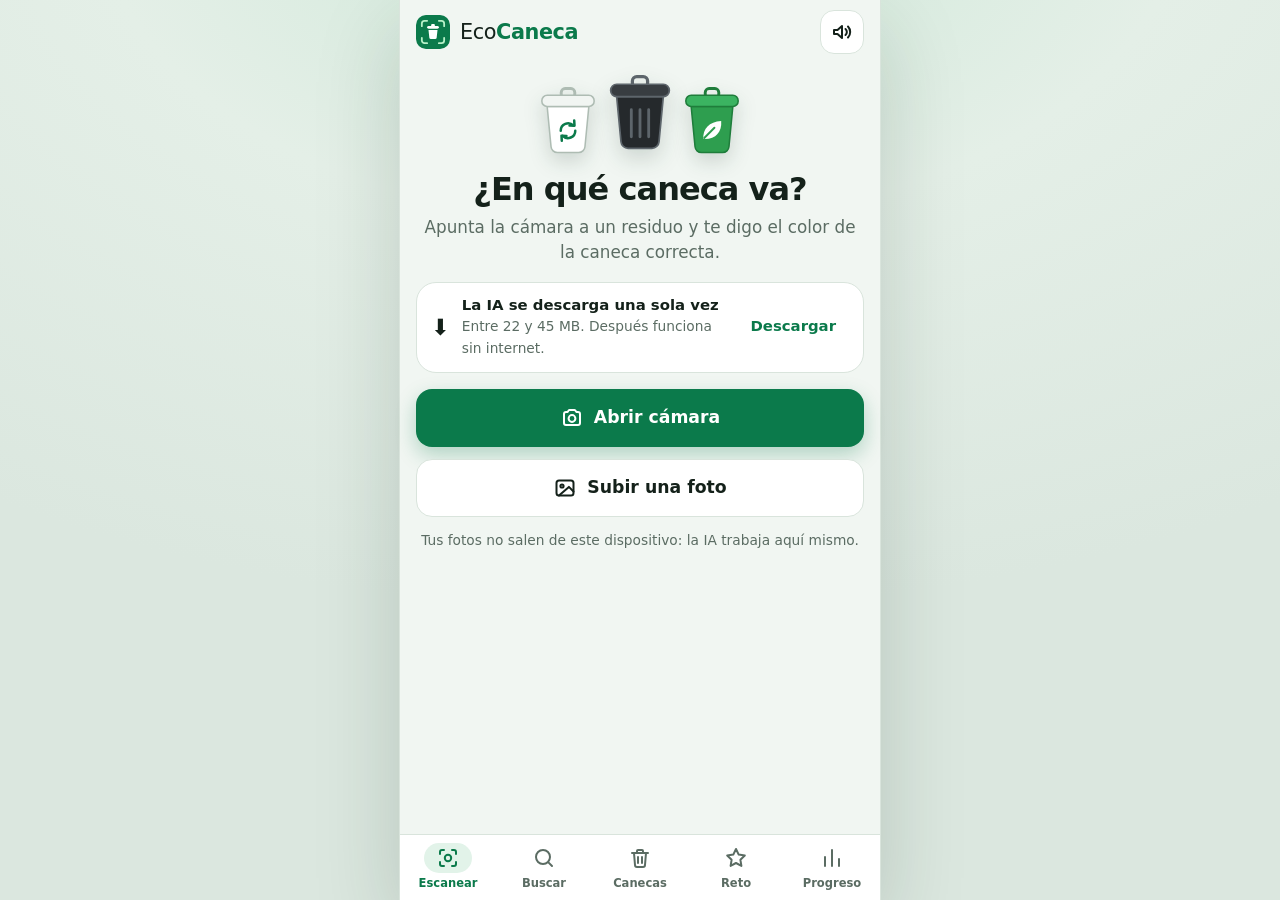
<file: index.html>
<!doctype html>
<html lang="es">
<head>
  <meta charset="utf-8">
  <meta name="viewport" content="width=device-width, initial-scale=1, viewport-fit=cover">
  <title>EcoCaneca · ¿En qué caneca va?</title>
  <meta name="description" content="Escanea un residuo con la cámara y descubre en qué caneca va según el código de colores de Colombia: blanca, negra o verde.">
  <meta name="theme-color" content="#0b7a4b">
  <meta name="mobile-web-app-capable" content="yes">
  <meta name="apple-mobile-web-app-capable" content="yes">
  <meta name="apple-mobile-web-app-title" content="EcoCaneca">
  <link rel="manifest" href="./manifest.webmanifest">
  <link rel="icon" href="./iconos/icono.svg" type="image/svg+xml">
  <link rel="apple-touch-icon" href="./iconos/icono-180.png">
  <link rel="stylesheet" href="./css/estilos.css">
</head>
<body>
  <div class="app">
    <header class="cabecera">
      <a class="marca" href="./" aria-label="EcoCaneca, inicio">
        <span id="marca-logo" class="marca-logo"></span>
        <span class="marca-nombre">Eco<b>Caneca</b></span>
      </a>
      <button id="btn-voz" class="boton-icono" type="button" aria-label="Activar o desactivar la voz" aria-pressed="true"></button>
    </header>

    <main id="contenido" class="contenido">
      <section id="vista-escanear" class="vista activa" aria-label="Escanear"></section>
      <section id="vista-buscar" class="vista" aria-label="Buscar un residuo" hidden></section>
      <section id="vista-canecas" class="vista" aria-label="Guía de canecas" hidden></section>
      <section id="vista-reto" class="vista" aria-label="Reto" hidden></section>
      <section id="vista-progreso" class="vista" aria-label="Mi progreso" hidden></section>
      <noscript>
        <p class="tarjeta">EcoCaneca necesita JavaScript para funcionar. Actívalo en tu navegador.</p>
      </noscript>
    </main>

    <nav class="pestanas" aria-label="Secciones">
      <button type="button" class="pestana activa" data-vista="escanear" aria-current="page"><span class="pestana-icono" data-icono="escanear"></span><span>Escanear</span></button>
      <button type="button" class="pestana" data-vista="buscar"><span class="pestana-icono" data-icono="buscar"></span><span>Buscar</span></button>
      <button type="button" class="pestana" data-vista="canecas"><span class="pestana-icono" data-icono="canecas"></span><span>Canecas</span></button>
      <button type="button" class="pestana" data-vista="reto"><span class="pestana-icono" data-icono="reto"></span><span>Reto</span></button>
      <button type="button" class="pestana" data-vista="progreso"><span class="pestana-icono" data-icono="progreso"></span><span>Progreso</span></button>
    </nav>
  </div>

  <!-- Hoja que sube desde abajo con el detalle de un residuo o la lista para corregir -->
  <div id="telon" class="telon" hidden></div>
  <div id="hoja" class="hoja" role="dialog" aria-modal="true" aria-label="Detalle" hidden></div>

  <!-- Mensajes cortos que aparecen y desaparecen -->
  <div id="aviso" class="aviso" role="status" aria-live="polite"></div>

  <script type="module" src="./js/app.js"></script>
</body>
</html>
</file>
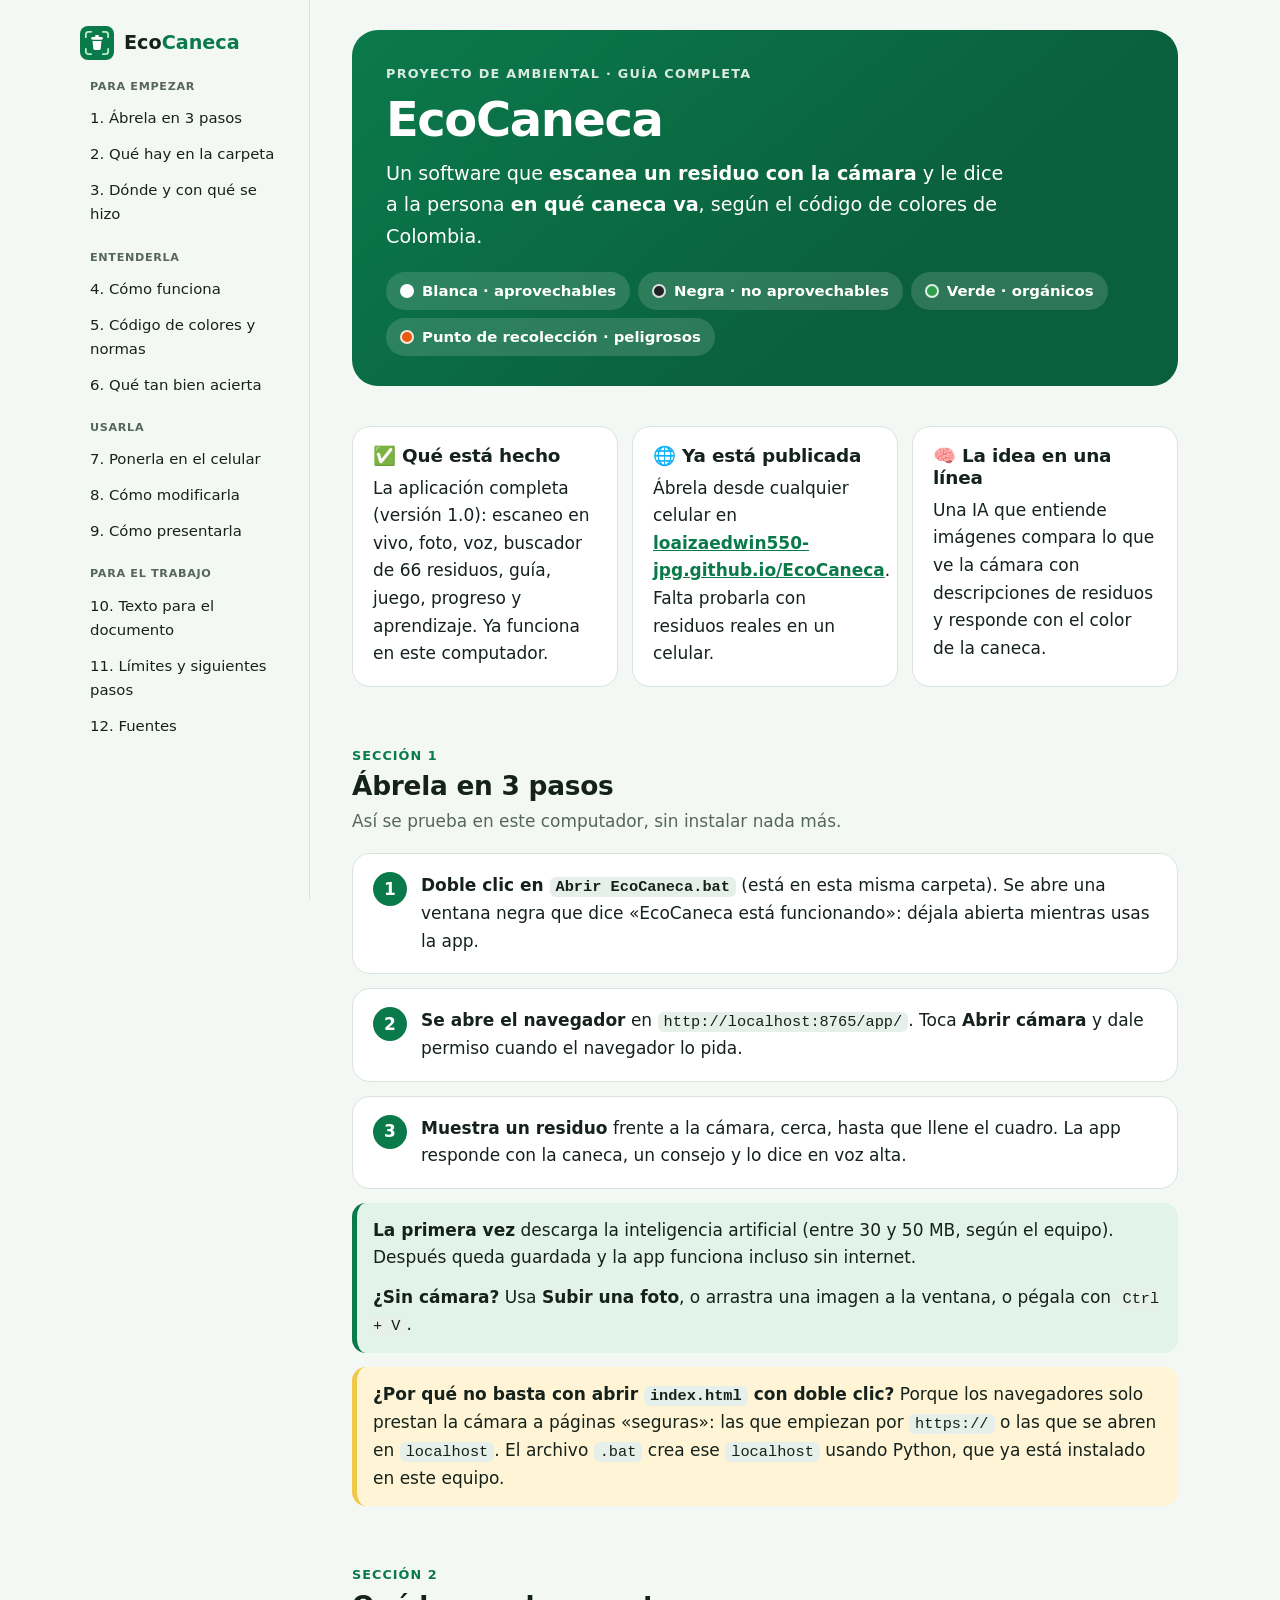
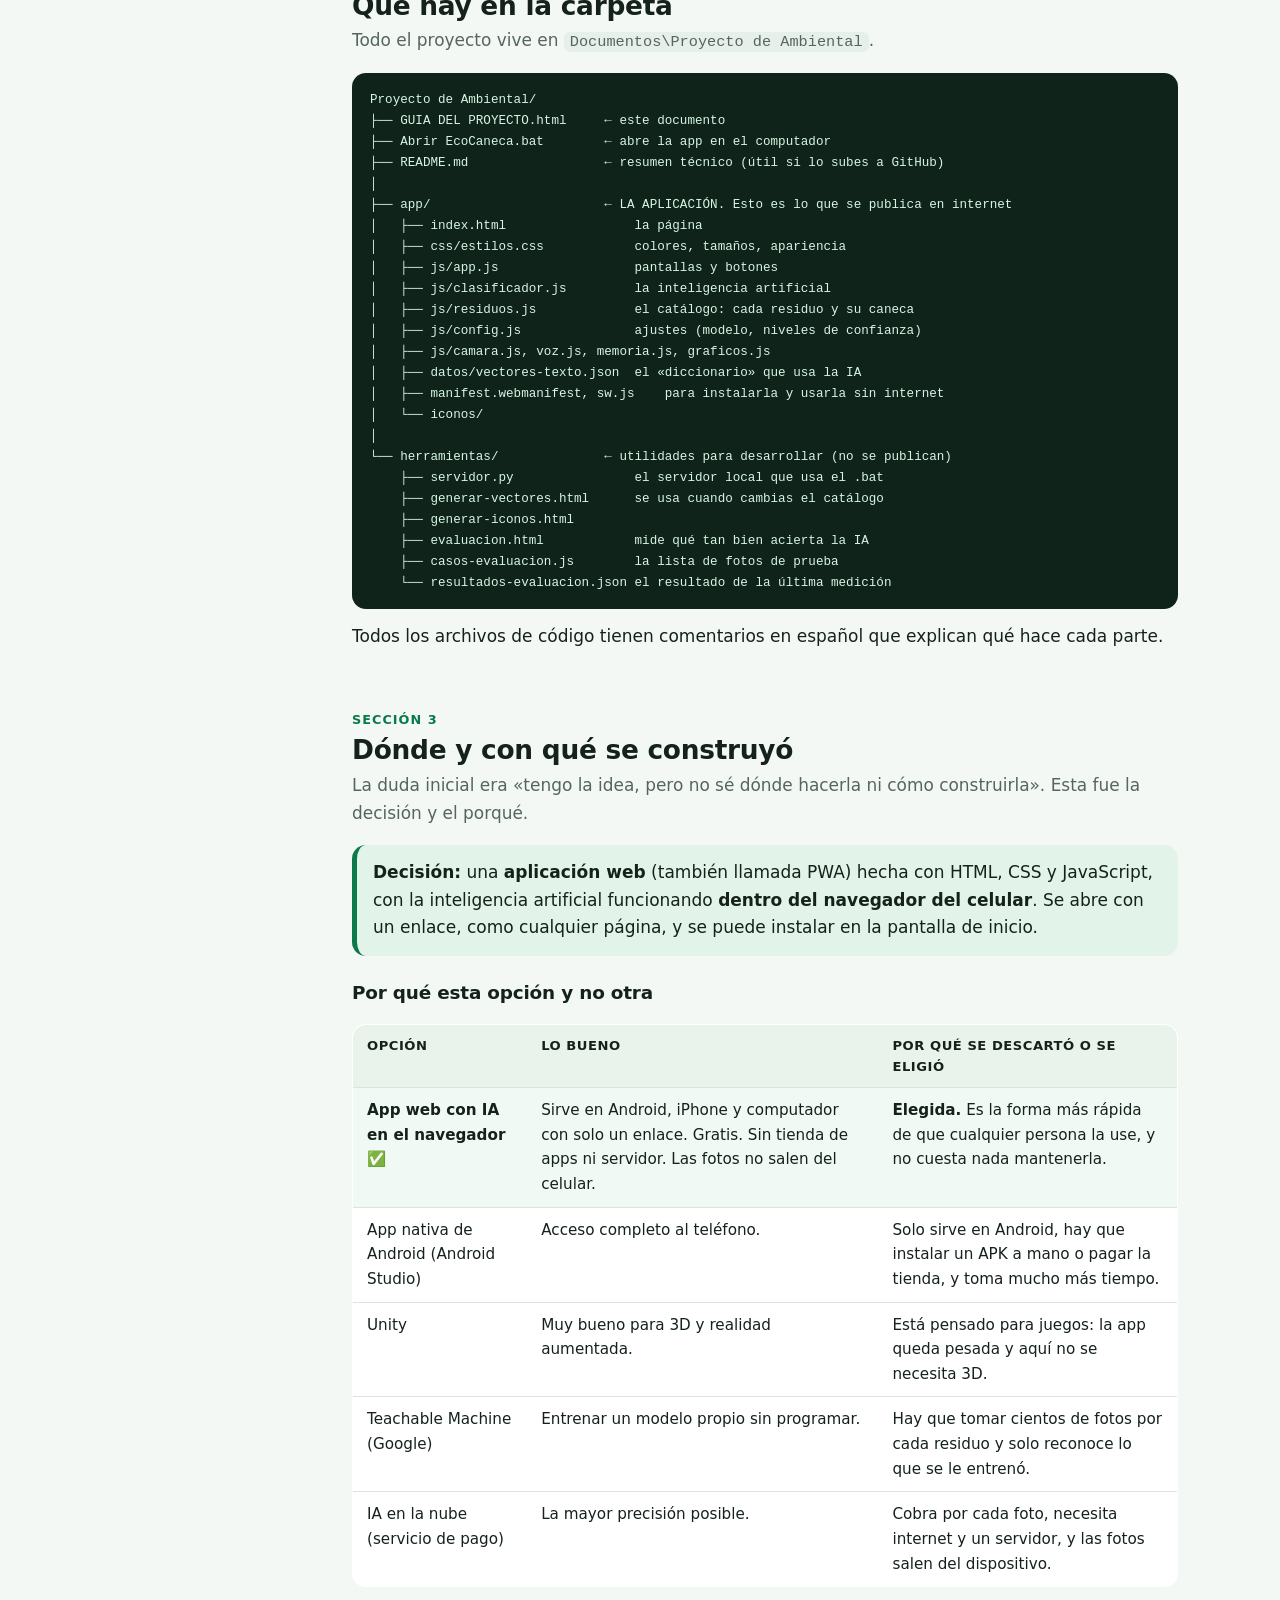
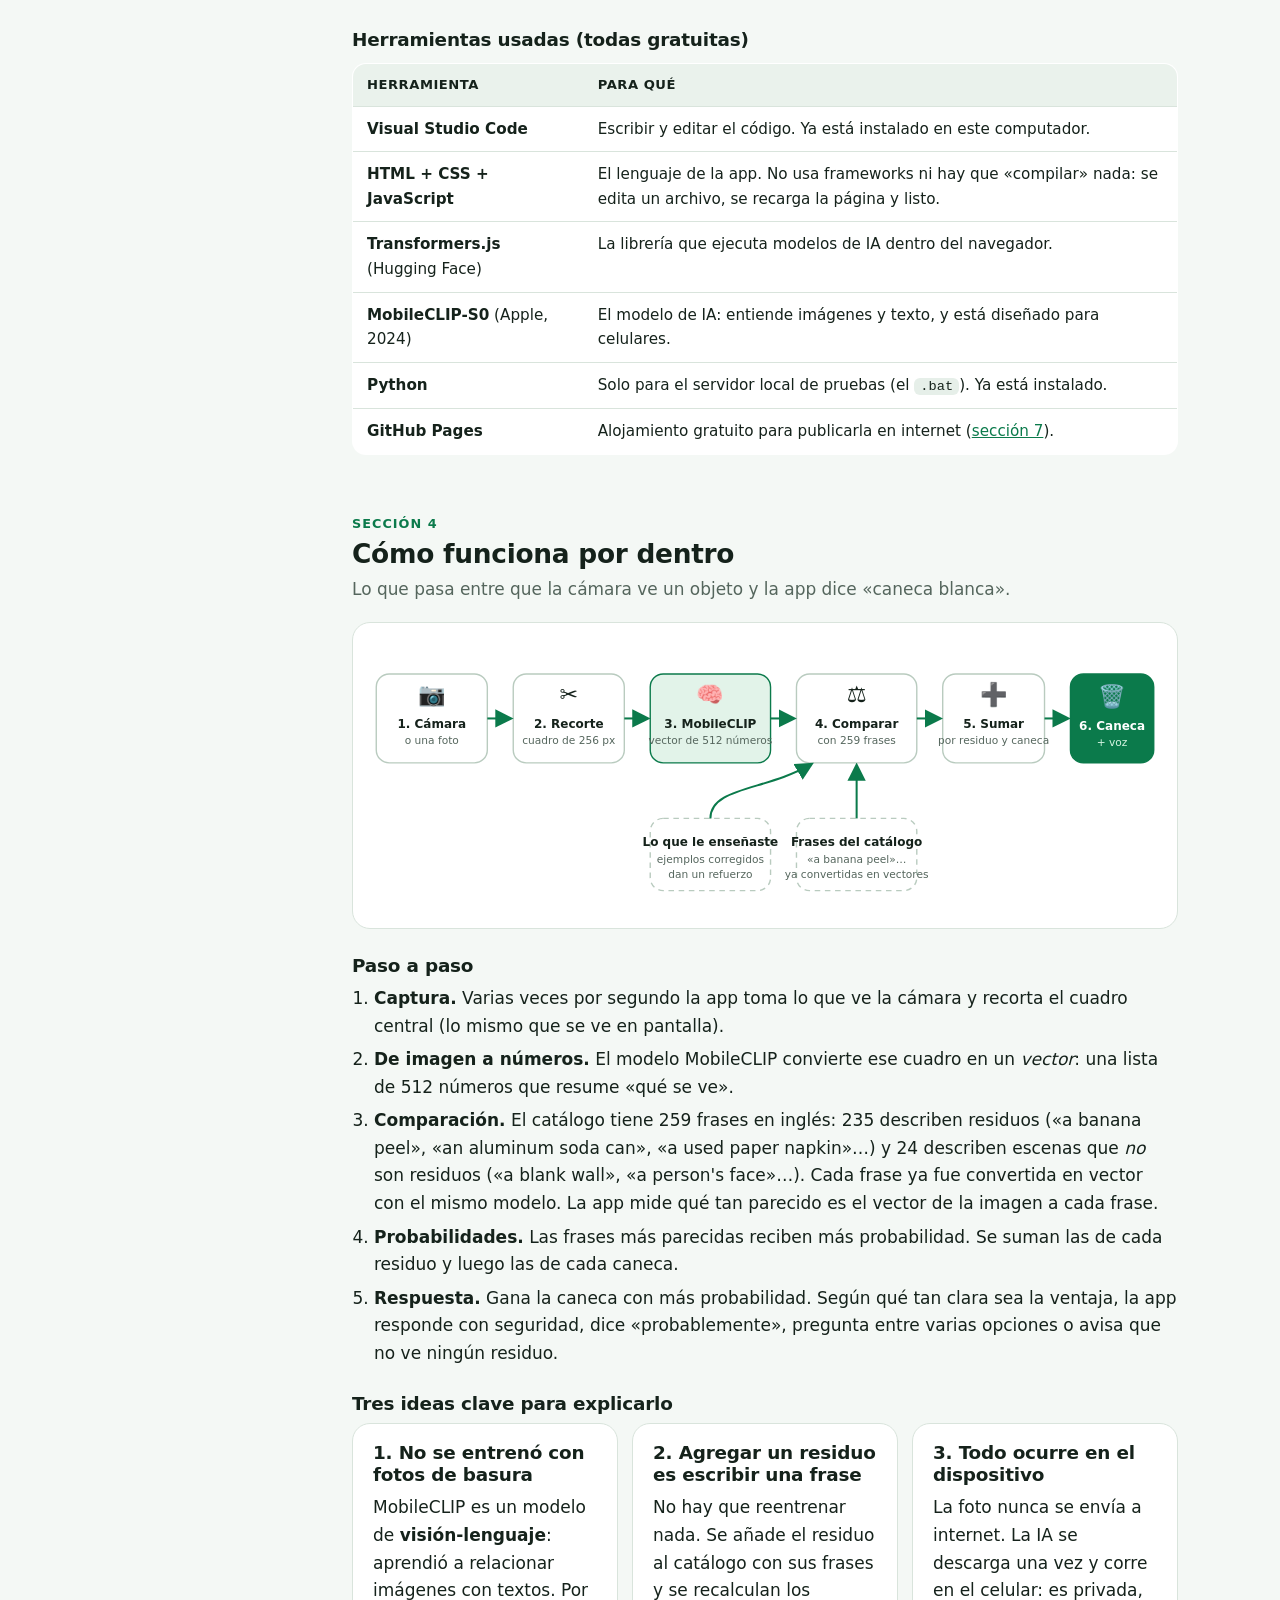
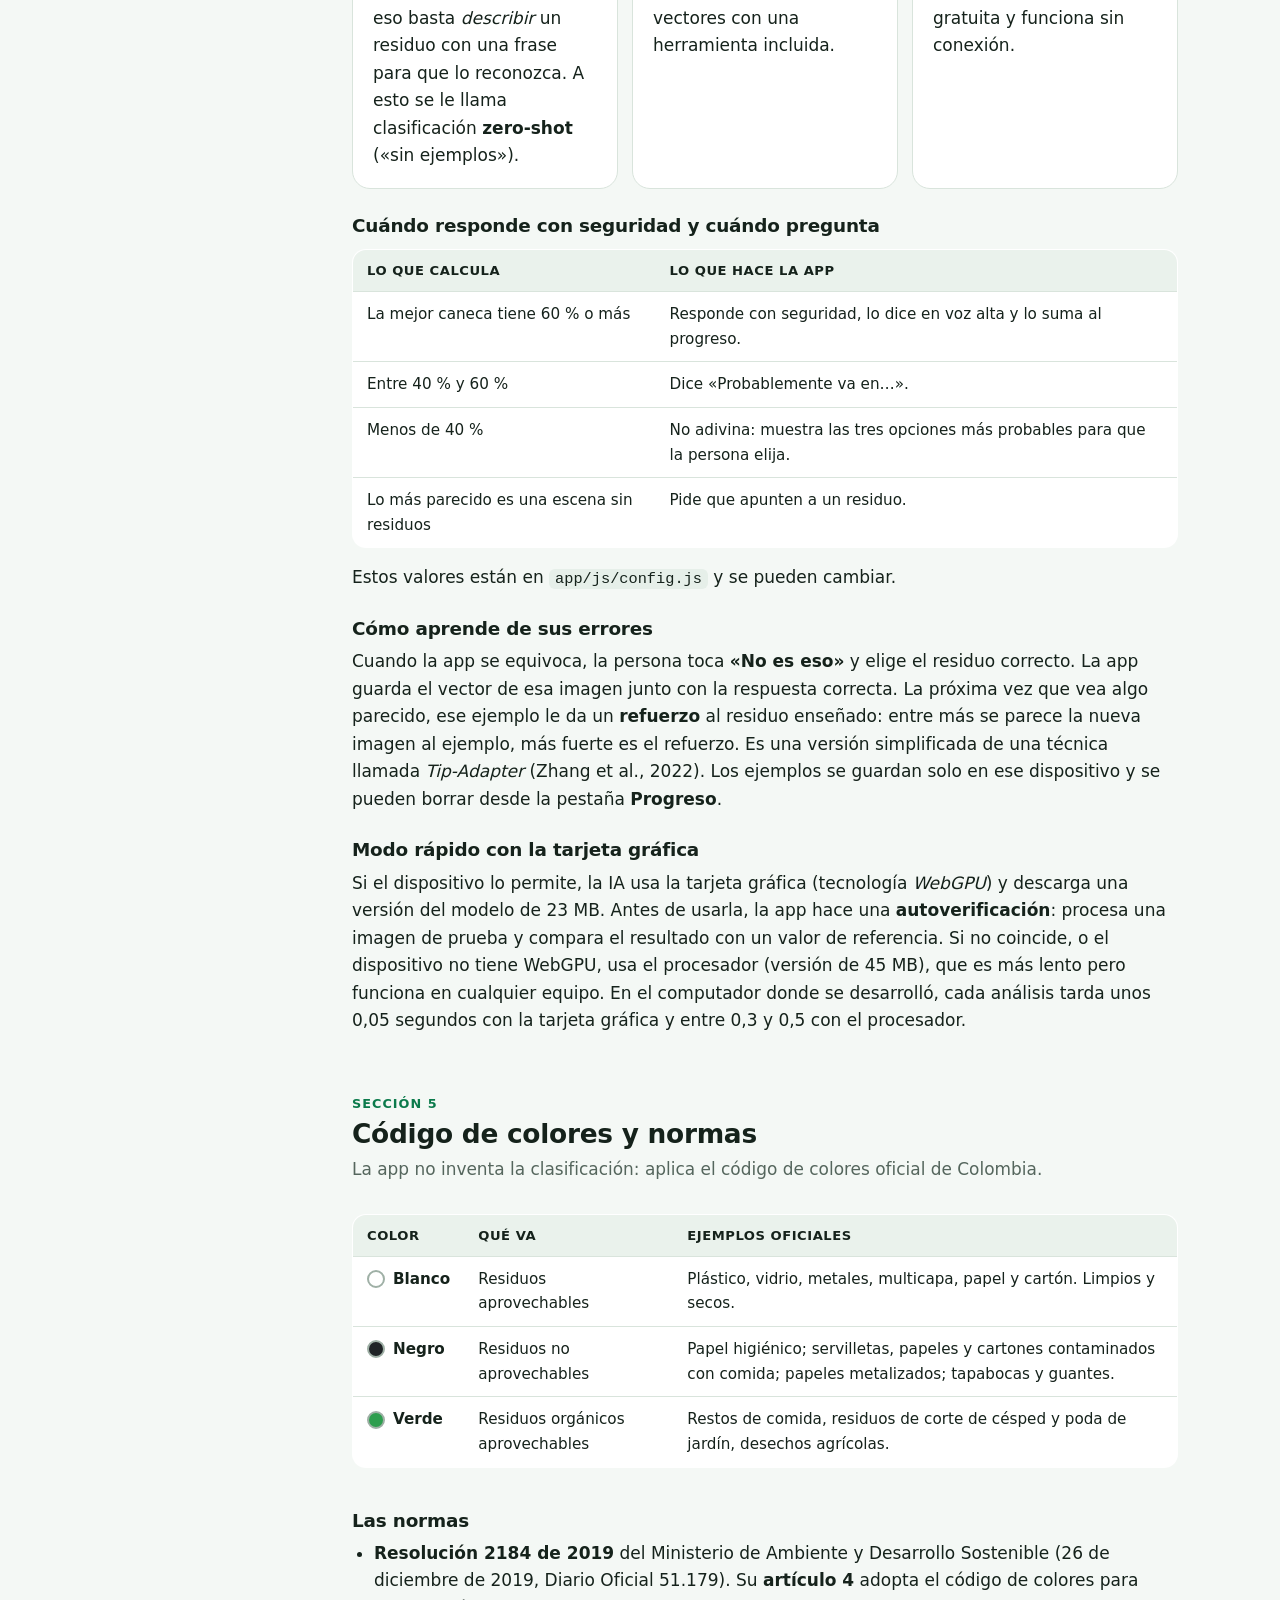
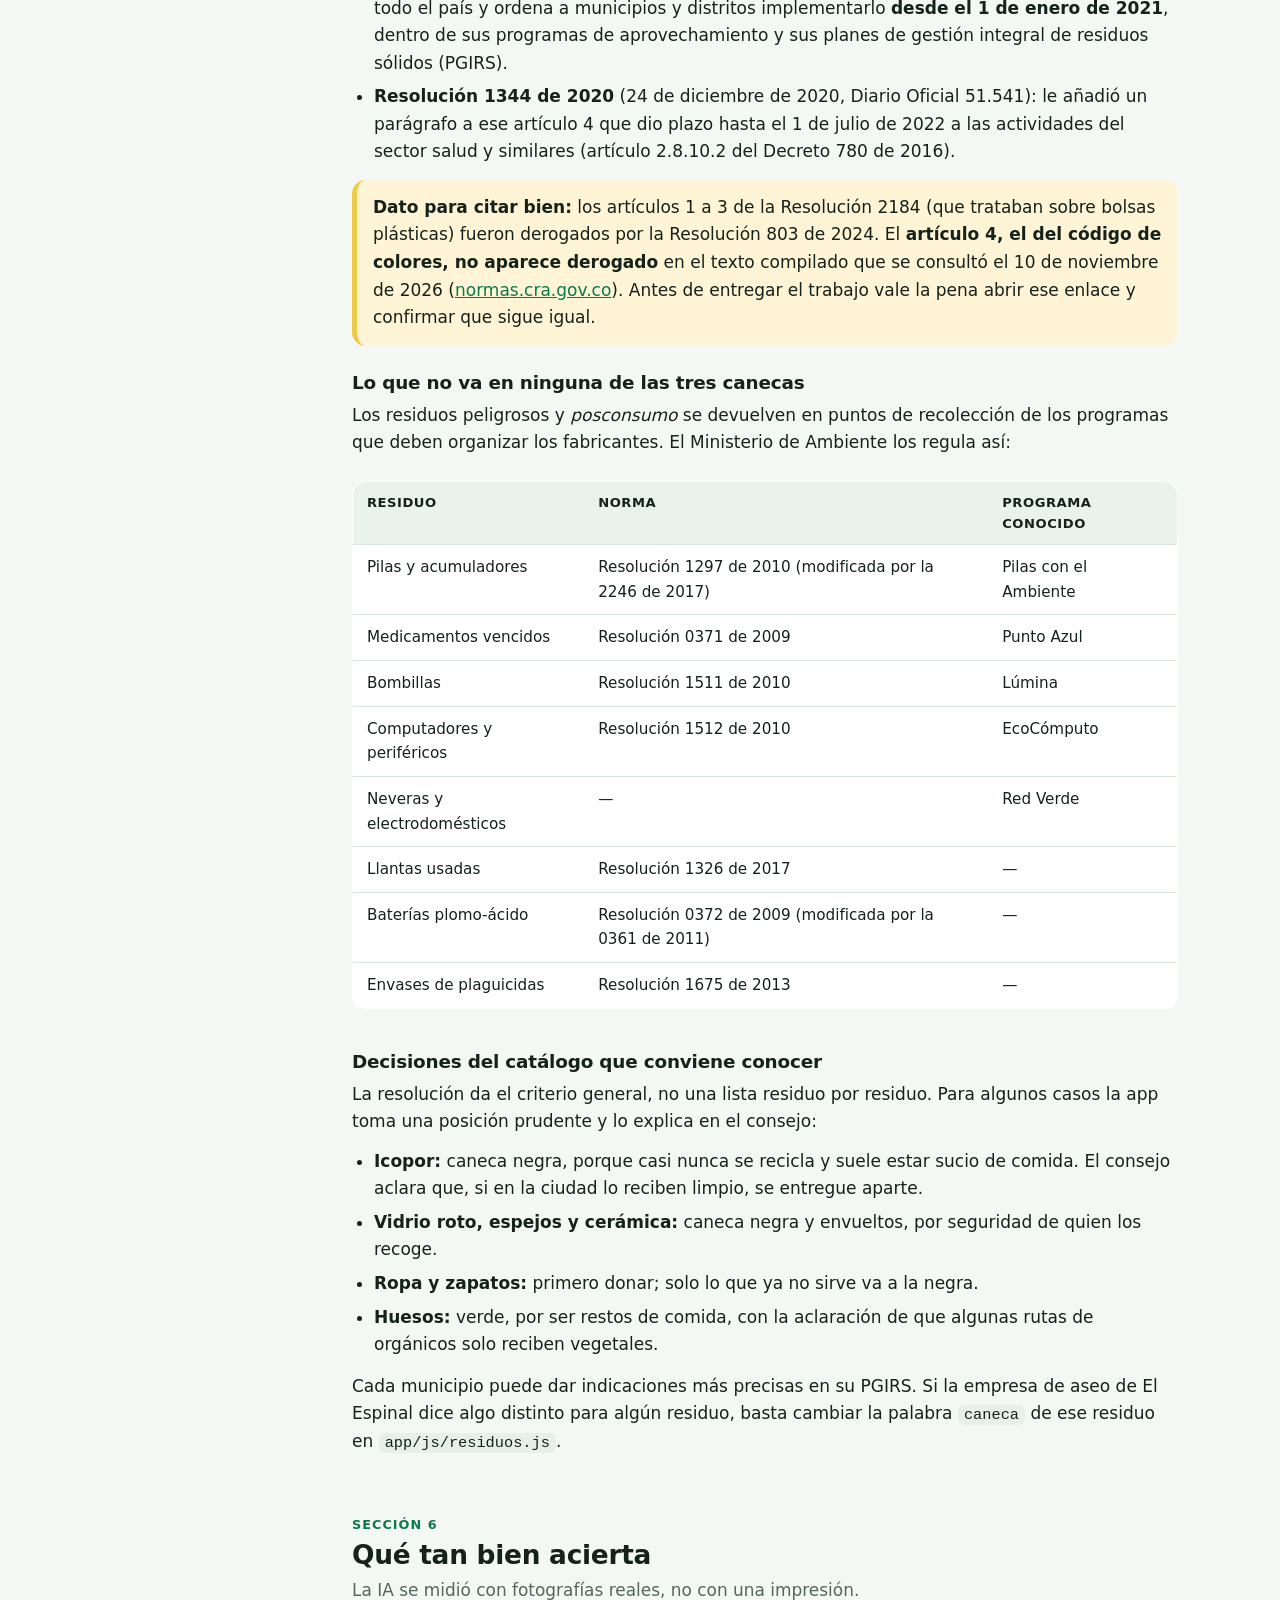
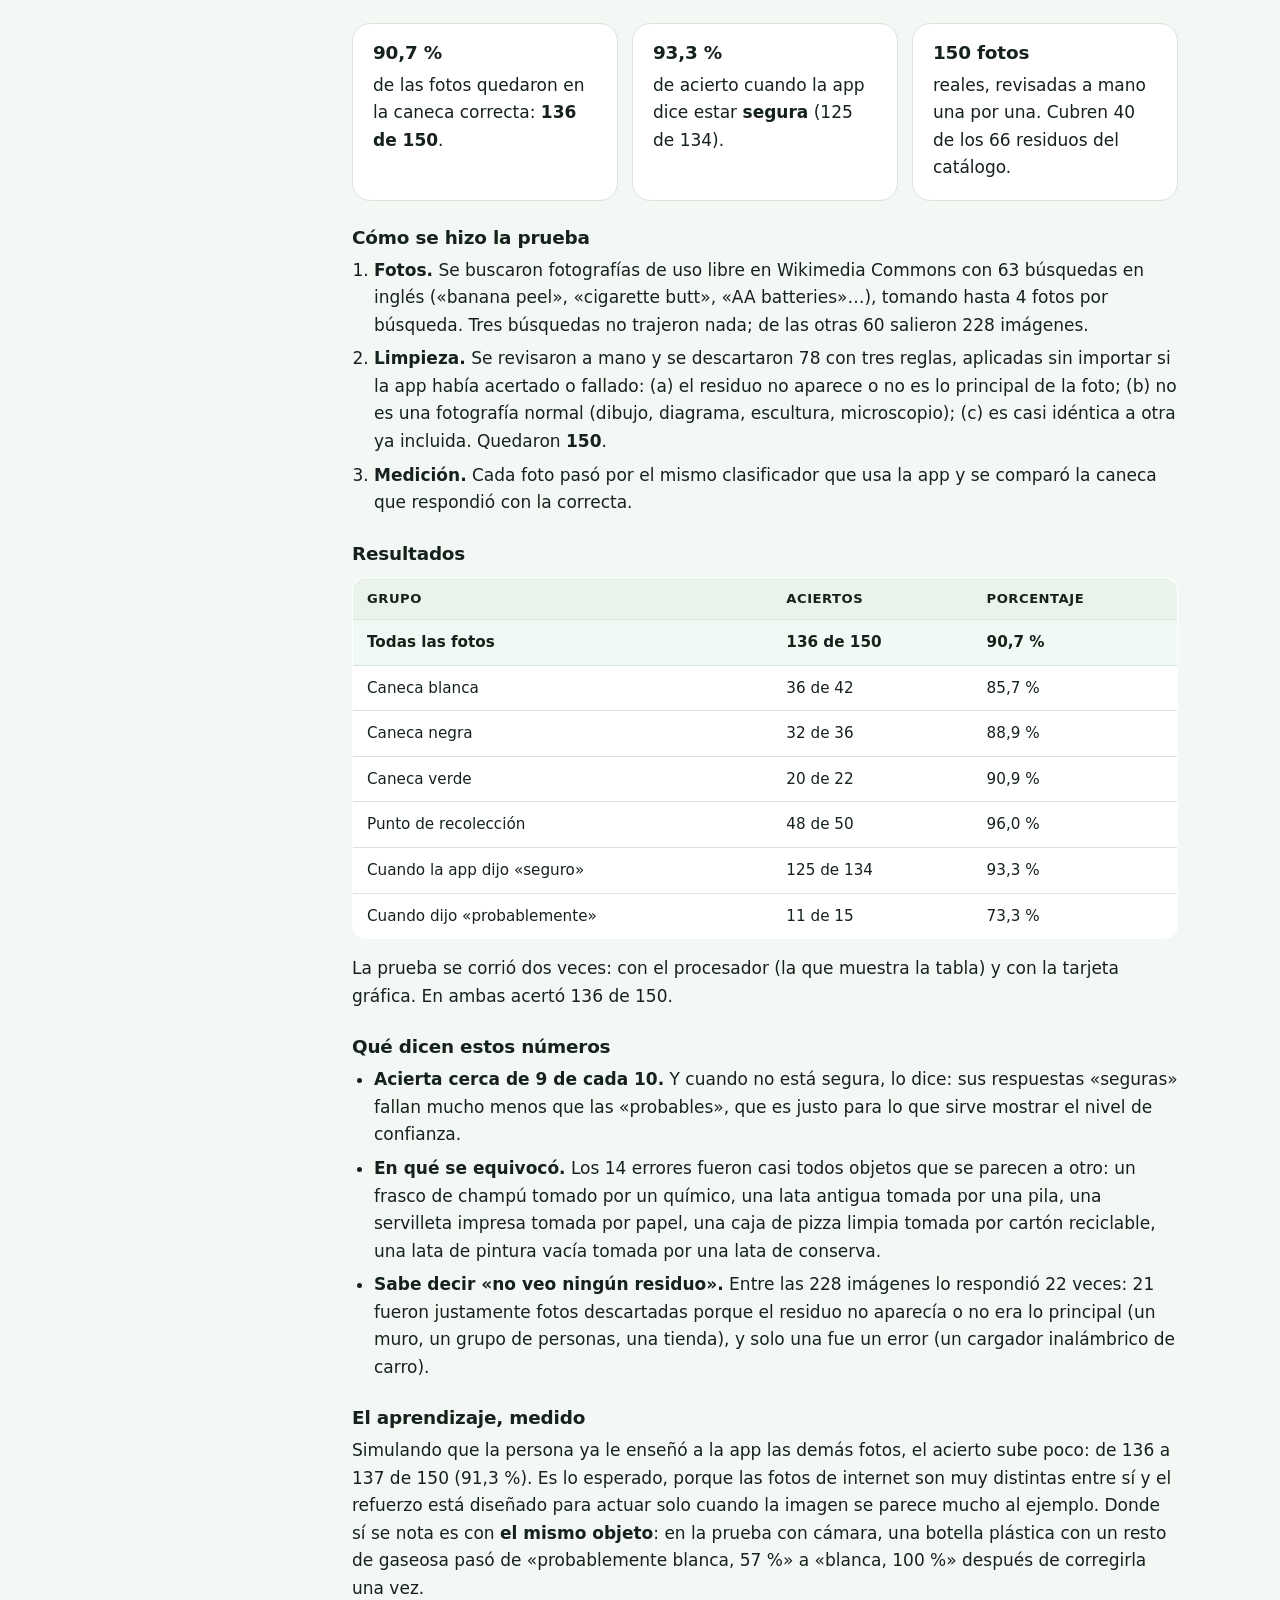
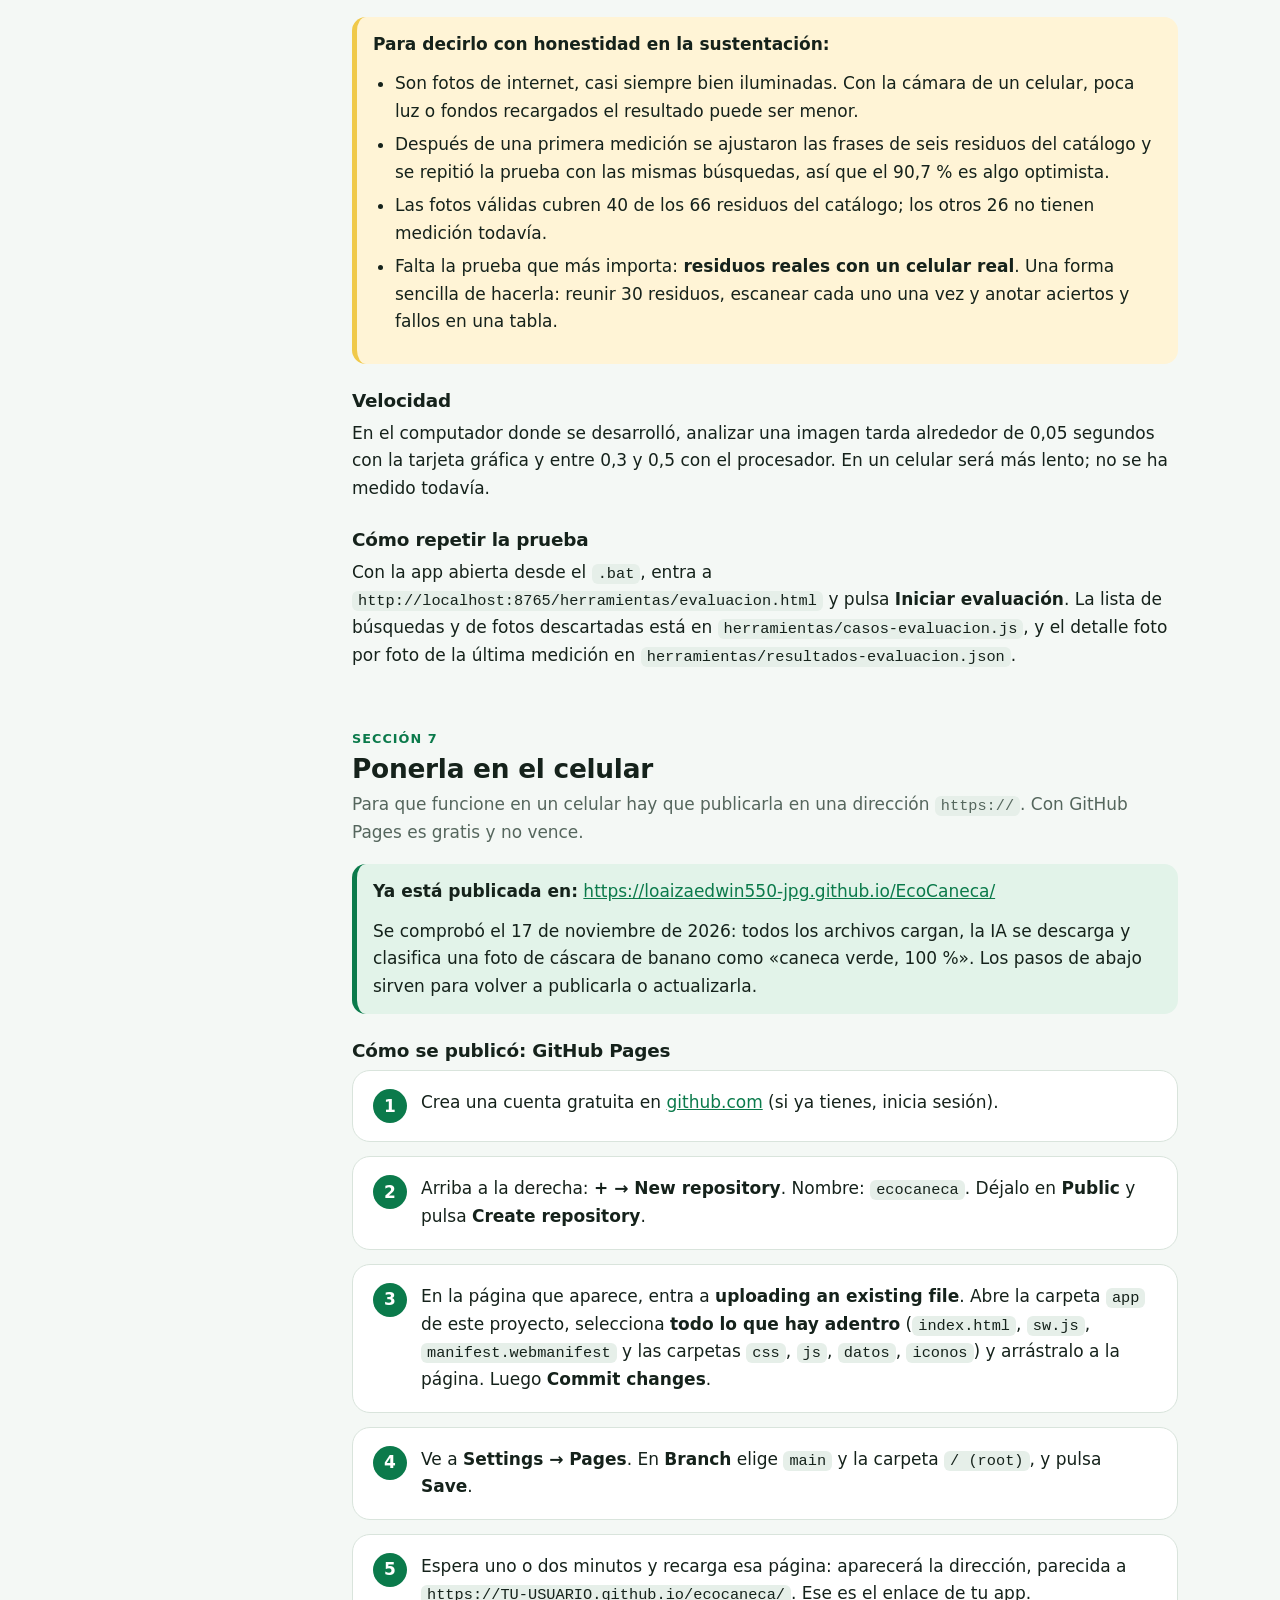
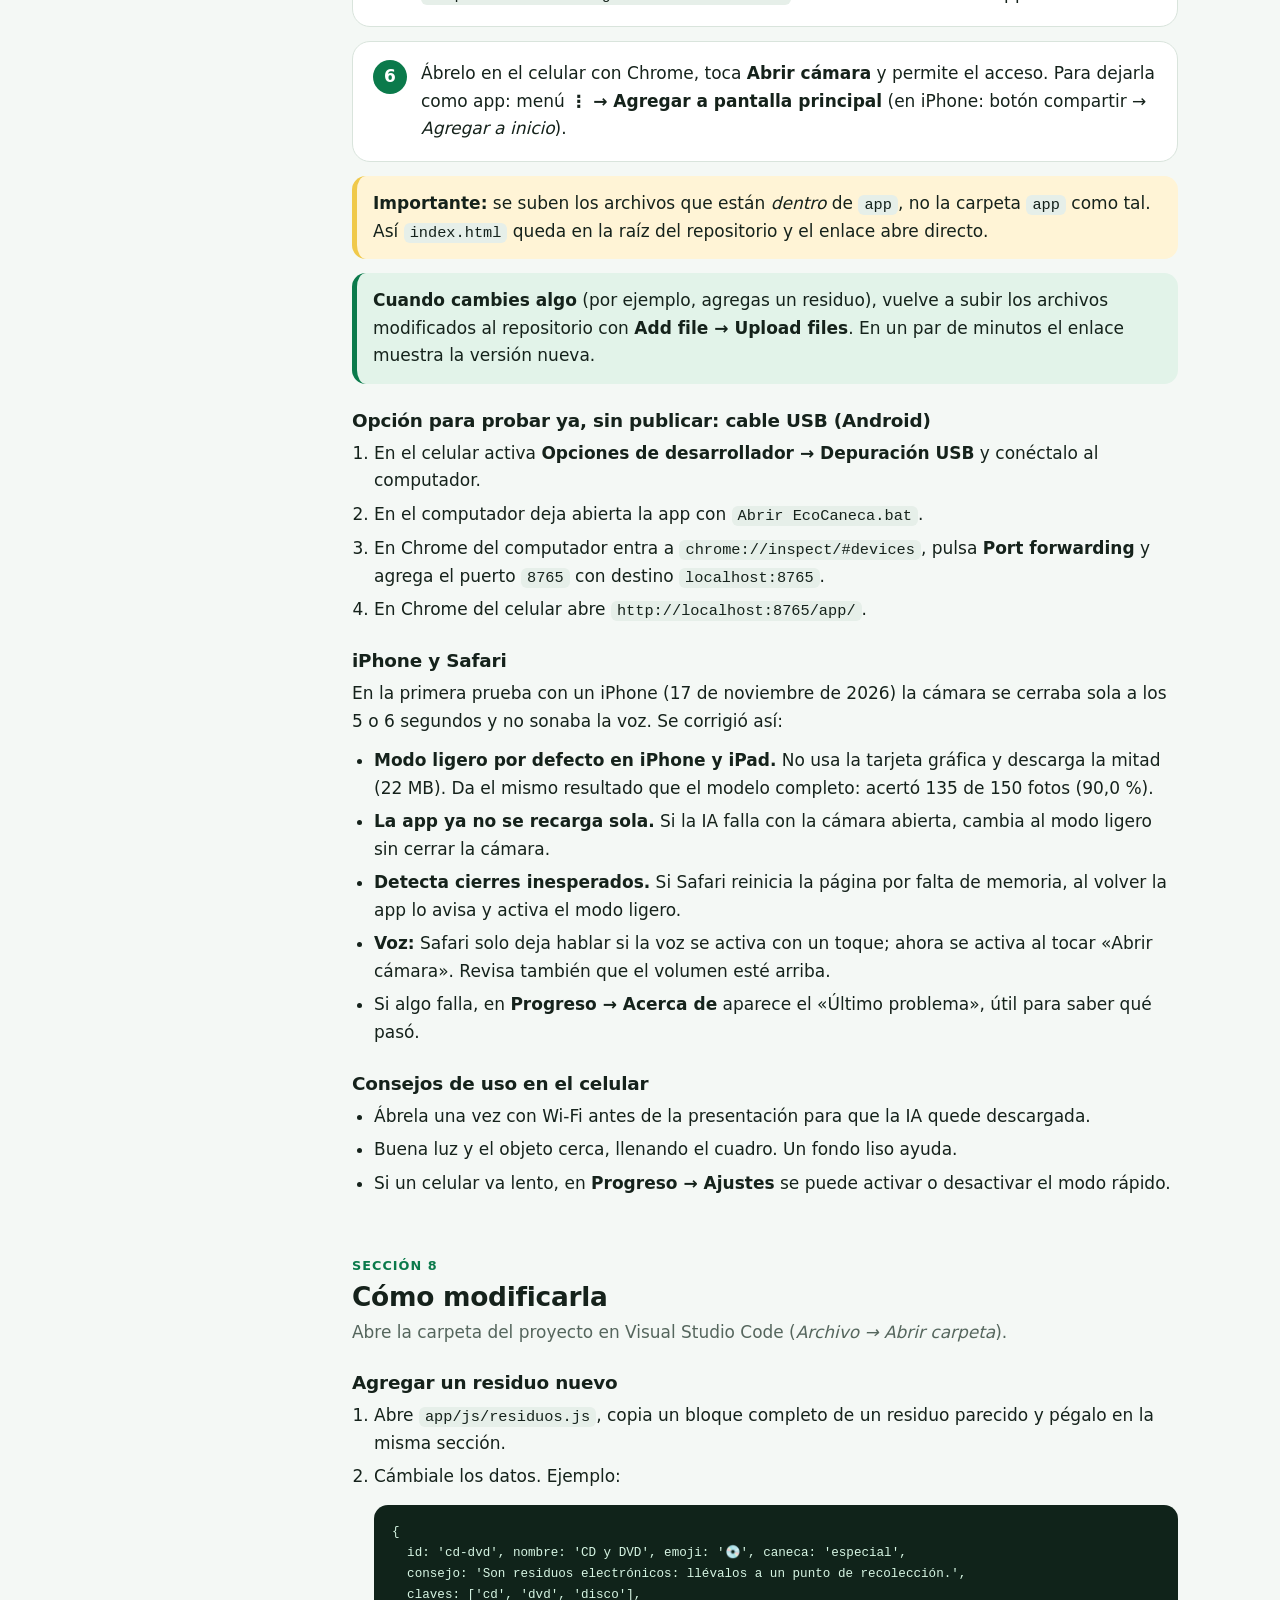
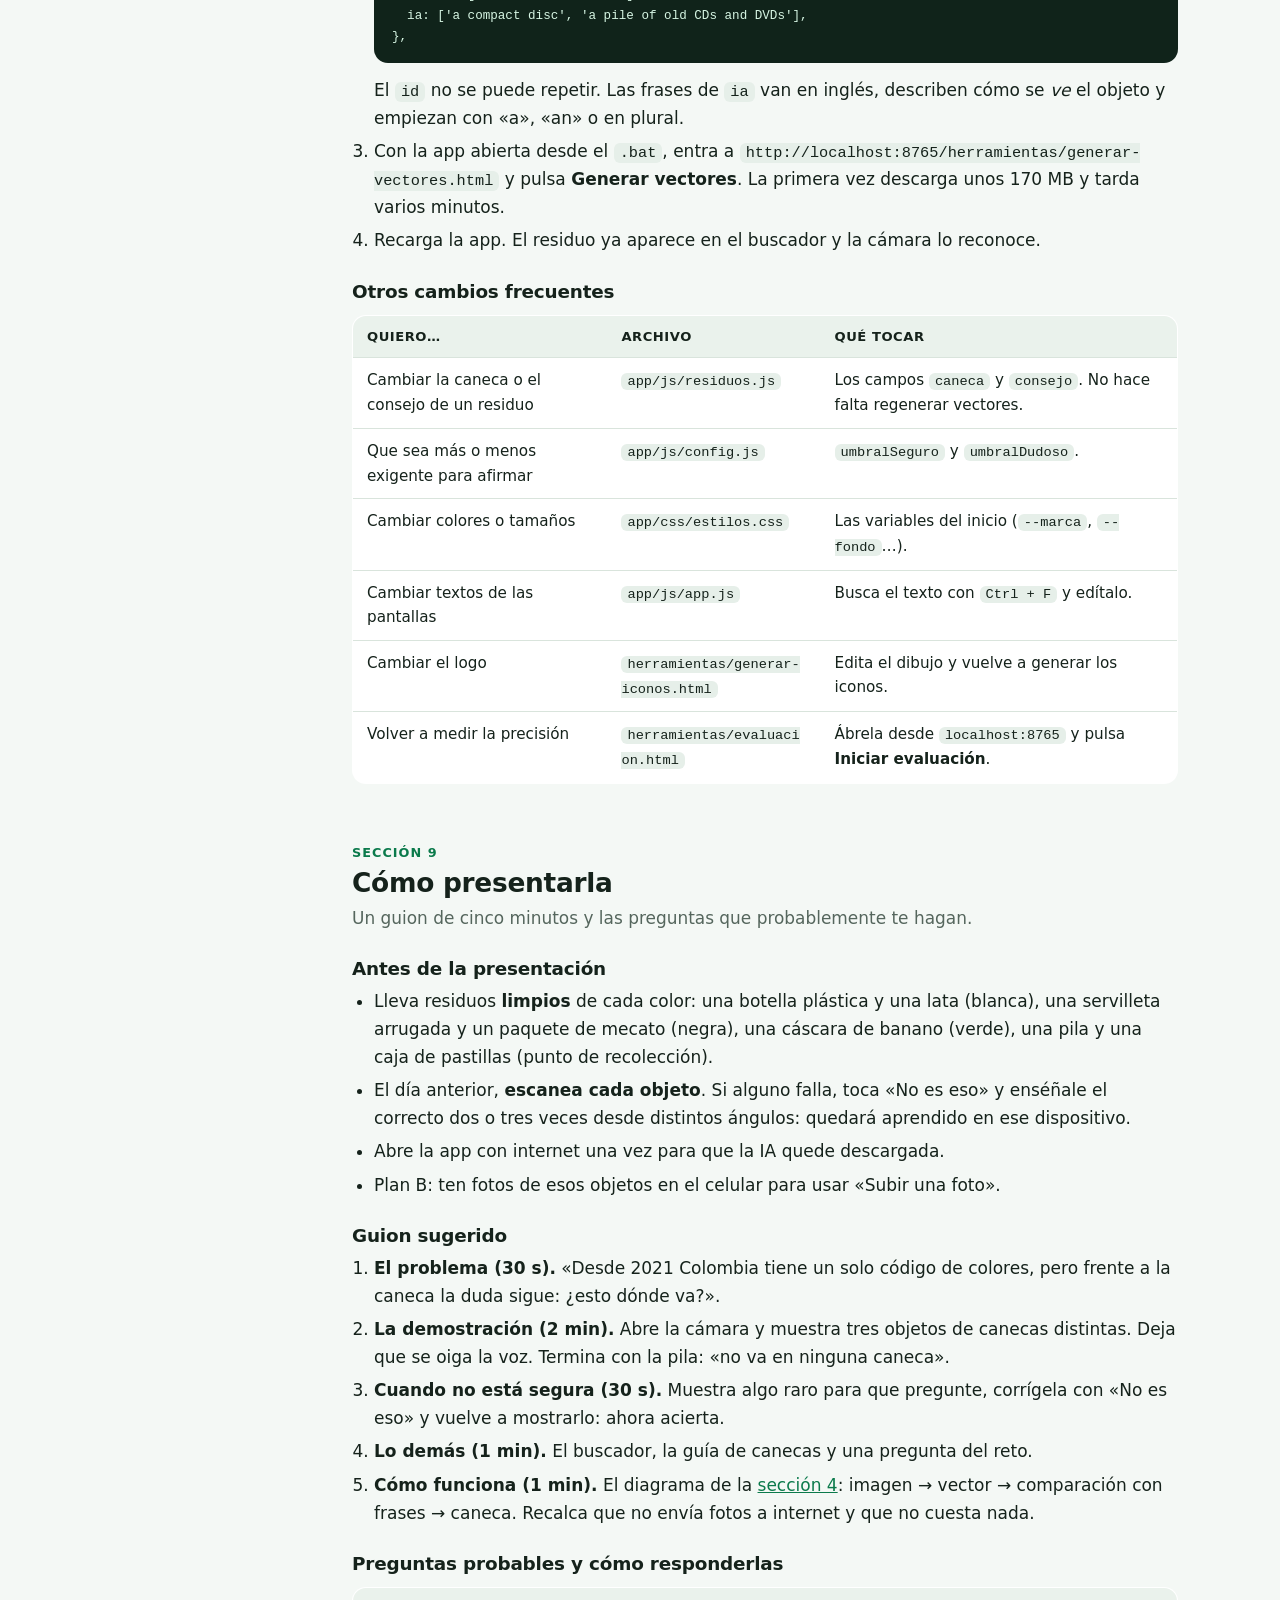
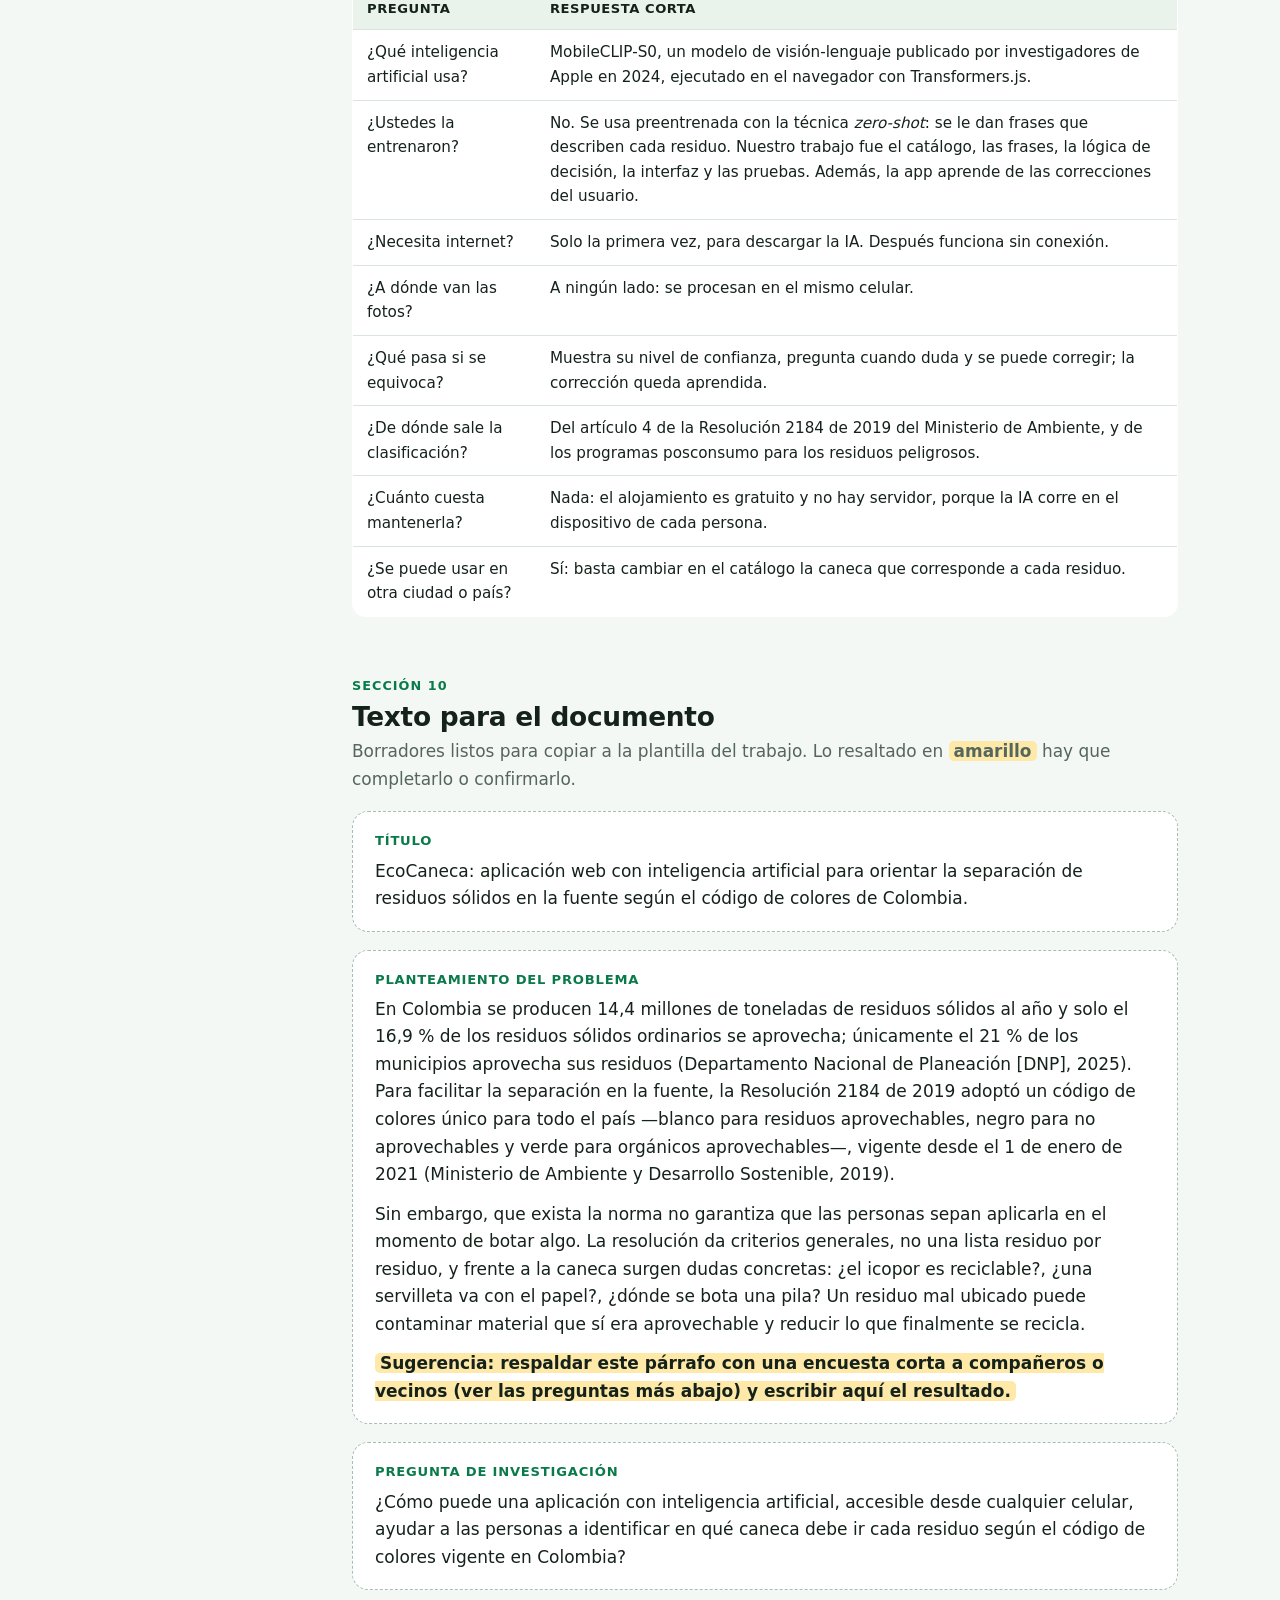
<file: GUIA DEL PROYECTO.html>
<!doctype html>
<html lang="es">
<head>
<meta charset="utf-8">
<meta name="viewport" content="width=device-width, initial-scale=1">
<title>EcoCaneca · Guía del proyecto</title>
<style>
  :root {
    --marca: #0b7a4b; --marca-oscura: #075c38; --suave: #e2f3e9; --fondo: #f4f8f5; --tarjeta: #ffffff;
    --tinta: #15221b; --tinta2: #55665d; --borde: #d9e4dc; --negra: #1f2326; --verde: #2e9e4f; --naranja: #e8590c;
    --aviso: #fff4d6; --aviso-borde: #f0c94a;
  }
  * { box-sizing: border-box; }
  html { scroll-behavior: smooth; scroll-padding-top: 16px; }
  body { margin: 0; font: 17px/1.62 system-ui, -apple-system, "Segoe UI", Roboto, Arial, sans-serif; color: var(--tinta); background: var(--fondo); }
  a { color: var(--marca); }
  code { font-family: ui-monospace, Consolas, "Cascadia Mono", monospace; font-size: 0.9em; background: #e6efe9; padding: 1px 6px; border-radius: 6px; overflow-wrap: anywhere; }
  pre { background: #10231a; color: #d6f5e3; padding: 16px 18px; border-radius: 14px; overflow-x: auto; font: 14px/1.5 ui-monospace, Consolas, monospace; }
  pre code { background: none; padding: 0; color: inherit; }
  h1, h2, h3 { line-height: 1.2; letter-spacing: -0.01em; }
  h2 { font-size: 1.65rem; margin: 0 0 6px; }
  h3 { font-size: 1.15rem; margin: 26px 0 8px; }
  p { margin: 0 0 12px; }
  ul, ol { margin: 0 0 14px; padding-left: 22px; }
  li { margin-bottom: 6px; }

  .pagina { display: grid; grid-template-columns: 250px minmax(0, 1fr); max-width: 1160px; margin: 0 auto; }
  .indice { position: sticky; top: 0; align-self: start; height: 100vh; overflow-y: auto; padding: 26px 16px 26px 20px; border-right: 1px solid var(--borde); font-size: 0.93rem; }
  .indice .logo { display: flex; align-items: center; gap: 10px; font-size: 1.2rem; font-weight: 800; margin-bottom: 18px; }
  .indice .logo b { color: var(--marca); }
  .indice a { display: block; padding: 6px 10px; border-radius: 9px; color: var(--tinta); text-decoration: none; }
  .indice a:hover { background: var(--suave); }
  .indice small { display: block; margin: 16px 10px 4px; font-weight: 800; text-transform: uppercase; letter-spacing: 0.06em; font-size: 0.7rem; color: var(--tinta2); }
  main { padding: 30px 42px 90px; min-width: 0; }
  section { margin-bottom: 54px; }
  .num { display: inline-block; font-size: 0.8rem; font-weight: 800; color: var(--marca); letter-spacing: 0.08em; text-transform: uppercase; margin-bottom: 4px; }
  .entrada { color: var(--tinta2); font-size: 1.06rem; margin-bottom: 18px; }

  .portada { background: linear-gradient(140deg, #0b7a4b, #0a5f3c 70%); color: #fff; border-radius: 26px; padding: 34px 34px 30px; margin-bottom: 40px; }
  .portada .ante { font-weight: 800; letter-spacing: 0.1em; text-transform: uppercase; font-size: 0.8rem; opacity: 0.85; }
  .portada h1 { font-size: 3rem; margin: 6px 0 10px; letter-spacing: -0.03em; }
  .portada p { font-size: 1.2rem; max-width: 620px; margin-bottom: 20px; }
  .fichas { display: flex; flex-wrap: wrap; gap: 8px; }
  .ficha { display: inline-flex; align-items: center; gap: 8px; padding: 7px 14px; border-radius: 99px; background: rgba(255, 255, 255, 0.14); font-weight: 700; font-size: 0.93rem; }
  .ficha i { width: 14px; height: 14px; border-radius: 50%; border: 2px solid rgba(255, 255, 255, 0.85); }

  .tarjeta { background: var(--tarjeta); border: 1px solid var(--borde); border-radius: 18px; padding: 18px 20px; margin-bottom: 14px; }
  .rejilla { display: grid; grid-template-columns: repeat(auto-fit, minmax(210px, 1fr)); gap: 14px; margin-bottom: 14px; }
  .rejilla .tarjeta { margin: 0; }
  .tarjeta h3 { margin-top: 0; }
  .paso { display: flex; gap: 14px; align-items: flex-start; }
  .paso > b { flex: none; display: grid; place-items: center; width: 34px; height: 34px; border-radius: 50%; background: var(--marca); color: #fff; }
  .nota, .ojo { border-radius: 14px; padding: 14px 16px; margin: 14px 0; }
  .nota { background: var(--suave); border-left: 5px solid var(--marca); }
  .ojo { background: var(--aviso); border-left: 5px solid var(--aviso-borde); }
  .nota p:last-child, .ojo p:last-child, .tarjeta p:last-child { margin-bottom: 0; }

  table { width: 100%; border-collapse: collapse; background: var(--tarjeta); border: 1px solid var(--borde); border-radius: 14px; overflow: hidden; margin: 12px 0 16px; font-size: 0.95rem; }
  th, td { text-align: left; padding: 10px 14px; border-bottom: 1px solid var(--borde); vertical-align: top; }
  th { background: #eaf2ec; font-size: 0.82rem; text-transform: uppercase; letter-spacing: 0.04em; }
  tr:last-child td { border-bottom: 0; }
  .tabla-ancha { overflow-x: auto; }
  .color { display: inline-flex; align-items: center; gap: 8px; font-weight: 800; white-space: nowrap; }
  .color i { width: 18px; height: 18px; border-radius: 50%; border: 2px solid #9fb0a6; }
  .elegida td { background: #f0f9f3; }

  .diagrama { background: var(--tarjeta); border: 1px solid var(--borde); border-radius: 18px; padding: 14px; margin: 14px 0; }
  .diagrama svg { display: block; width: 100%; height: auto; }
  .copiar { background: var(--tarjeta); border: 1px dashed #a9bdb1; border-radius: 16px; padding: 18px 22px; margin: 12px 0 18px; }
  .copiar h4 { margin: 0 0 6px; font-size: 0.82rem; text-transform: uppercase; letter-spacing: 0.06em; color: var(--marca); }
  .copiar p:last-child, .copiar ol:last-child, .copiar ul:last-child { margin-bottom: 0; }
  .hueco { background: #ffe9a8; padding: 0 5px; border-radius: 5px; font-weight: 600; }
  .fuentes li { margin-bottom: 10px; overflow-wrap: anywhere; }
  .pie { color: var(--tinta2); font-size: 0.9rem; border-top: 1px solid var(--borde); padding-top: 18px; }

  @media (max-width: 900px) {
    .pagina { display: block; }
    .indice { position: static; height: auto; border-right: 0; border-bottom: 1px solid var(--borde); padding: 16px; }
    .indice nav { display: flex; flex-wrap: wrap; gap: 2px 4px; }
    .indice small { display: none; }
    main { padding: 20px 16px 60px; }
    .portada { padding: 26px 22px; }
    .portada h1 { font-size: 2.3rem; }
  }
  @media print {
    body { background: #fff; font-size: 11.5pt; }
    .pagina { display: block; }
    .indice { display: none; }
    main { padding: 0; }
    .portada { background: #0b7a4b !important; -webkit-print-color-adjust: exact; print-color-adjust: exact; }
    section { break-inside: avoid-page; }
    a { color: inherit; }
  }
</style>
</head>
<body>
<div class="pagina">

<aside class="indice">
  <div class="logo">
    <svg viewBox="0 0 64 64" width="34" height="34" aria-hidden="true"><rect width="64" height="64" rx="15" fill="#0b7a4b"/><g fill="none" stroke="#b7f0c8" stroke-width="3.4" stroke-linecap="round" stroke-linejoin="round"><path d="M11 21v-5a5 5 0 0 1 5-5h5M43 11h5a5 5 0 0 1 5 5v5M53 43v5a5 5 0 0 1-5 5h-5M21 53h-5a5 5 0 0 1-5-5v-5"/></g><rect x="21" y="20.5" width="22" height="5.5" rx="2.75" fill="#fff"/><rect x="28.5" y="17" width="7" height="5" rx="2" fill="#fff"/><path d="M23.5 28h17l-1.6 14.6a3 3 0 0 1-3 2.7h-7.8a3 3 0 0 1-3-2.7z" fill="#fff"/></svg>
    <span>Eco<b>Caneca</b></span>
  </div>
  <nav>
    <small>Para empezar</small>
    <a href="#empezar">1. Ábrela en 3 pasos</a>
    <a href="#carpeta">2. Qué hay en la carpeta</a>
    <a href="#donde">3. Dónde y con qué se hizo</a>
    <small>Entenderla</small>
    <a href="#funciona">4. Cómo funciona</a>
    <a href="#norma">5. Código de colores y normas</a>
    <a href="#pruebas">6. Qué tan bien acierta</a>
    <small>Usarla</small>
    <a href="#celular">7. Ponerla en el celular</a>
    <a href="#cambiar">8. Cómo modificarla</a>
    <a href="#presentar">9. Cómo presentarla</a>
    <small>Para el trabajo</small>
    <a href="#escrito">10. Texto para el documento</a>
    <a href="#limites">11. Límites y siguientes pasos</a>
    <a href="#fuentes">12. Fuentes</a>
  </nav>
</aside>

<main>

<header class="portada">
  <div class="ante">Proyecto de Ambiental · Guía completa</div>
  <h1>EcoCaneca</h1>
  <p>Un software que <strong>escanea un residuo con la cámara</strong> y le dice a la persona <strong>en qué caneca va</strong>, según el código de colores de Colombia.</p>
  <div class="fichas">
    <span class="ficha"><i style="background:#fff"></i>Blanca · aprovechables</span>
    <span class="ficha"><i style="background:#1f2326"></i>Negra · no aprovechables</span>
    <span class="ficha"><i style="background:#2e9e4f"></i>Verde · orgánicos</span>
    <span class="ficha"><i style="background:#e8590c"></i>Punto de recolección · peligrosos</span>
  </div>
</header>

<section id="resumen">
  <div class="rejilla">
    <div class="tarjeta"><h3>✅ Qué está hecho</h3><p>La aplicación completa (versión 1.0): escaneo en vivo, foto, voz, buscador de 66 residuos, guía, juego, progreso y aprendizaje. Ya funciona en este computador.</p></div>
    <div class="tarjeta"><h3>🌐 Ya está publicada</h3><p>Ábrela desde cualquier celular en <a href="https://loaizaedwin550-jpg.github.io/EcoCaneca/" target="_blank" rel="noopener"><strong>loaizaedwin550-jpg.github.io/EcoCaneca</strong></a>. Falta probarla con residuos reales en un celular.</p></div>
    <div class="tarjeta"><h3>🧠 La idea en una línea</h3><p>Una IA que entiende imágenes compara lo que ve la cámara con descripciones de residuos y responde con el color de la caneca.</p></div>
  </div>
</section>

<!-- ───────────────────────── 1 ───────────────────────── -->
<section id="empezar">
  <span class="num">Sección 1</span>
  <h2>Ábrela en 3 pasos</h2>
  <p class="entrada">Así se prueba en este computador, sin instalar nada más.</p>
  <div class="tarjeta paso"><b>1</b><div><strong>Doble clic en <code>Abrir EcoCaneca.bat</code></strong> (está en esta misma carpeta). Se abre una ventana negra que dice «EcoCaneca está funcionando»: déjala abierta mientras usas la app.</div></div>
  <div class="tarjeta paso"><b>2</b><div><strong>Se abre el navegador</strong> en <code>http://localhost:8765/app/</code>. Toca <strong>Abrir cámara</strong> y dale permiso cuando el navegador lo pida.</div></div>
  <div class="tarjeta paso"><b>3</b><div><strong>Muestra un residuo</strong> frente a la cámara, cerca, hasta que llene el cuadro. La app responde con la caneca, un consejo y lo dice en voz alta.</div></div>
  <div class="nota">
    <p><strong>La primera vez</strong> descarga la inteligencia artificial (entre 30 y 50&nbsp;MB, según el equipo). Después queda guardada y la app funciona incluso sin internet.</p>
    <p><strong>¿Sin cámara?</strong> Usa <strong>Subir una foto</strong>, o arrastra una imagen a la ventana, o pégala con <code>Ctrl + V</code>.</p>
  </div>
  <div class="ojo">
    <p><strong>¿Por qué no basta con abrir <code>index.html</code> con doble clic?</strong> Porque los navegadores solo prestan la cámara a páginas «seguras»: las que empiezan por <code>https://</code> o las que se abren en <code>localhost</code>. El archivo <code>.bat</code> crea ese <code>localhost</code> usando Python, que ya está instalado en este equipo.</p>
  </div>
</section>

<!-- ───────────────────────── 2 ───────────────────────── -->
<section id="carpeta">
  <span class="num">Sección 2</span>
  <h2>Qué hay en la carpeta</h2>
  <p class="entrada">Todo el proyecto vive en <code>Documentos\Proyecto de Ambiental</code>.</p>
<pre><code>Proyecto de Ambiental/
├── GUIA DEL PROYECTO.html     ← este documento
├── Abrir EcoCaneca.bat        ← abre la app en el computador
├── README.md                  ← resumen técnico (útil si lo subes a GitHub)
│
├── app/                       ← LA APLICACIÓN. Esto es lo que se publica en internet
│   ├── index.html                 la página
│   ├── css/estilos.css            colores, tamaños, apariencia
│   ├── js/app.js                  pantallas y botones
│   ├── js/clasificador.js         la inteligencia artificial
│   ├── js/residuos.js             el catálogo: cada residuo y su caneca
│   ├── js/config.js               ajustes (modelo, niveles de confianza)
│   ├── js/camara.js, voz.js, memoria.js, graficos.js
│   ├── datos/vectores-texto.json  el «diccionario» que usa la IA
│   ├── manifest.webmanifest, sw.js    para instalarla y usarla sin internet
│   └── iconos/
│
└── herramientas/              ← utilidades para desarrollar (no se publican)
    ├── servidor.py                el servidor local que usa el .bat
    ├── generar-vectores.html      se usa cuando cambias el catálogo
    ├── generar-iconos.html
    ├── evaluacion.html            mide qué tan bien acierta la IA
    ├── casos-evaluacion.js        la lista de fotos de prueba
    └── resultados-evaluacion.json el resultado de la última medición</code></pre>
  <p>Todos los archivos de código tienen comentarios en español que explican qué hace cada parte.</p>
</section>

<!-- ───────────────────────── 3 ───────────────────────── -->
<section id="donde">
  <span class="num">Sección 3</span>
  <h2>Dónde y con qué se construyó</h2>
  <p class="entrada">La duda inicial era «tengo la idea, pero no sé dónde hacerla ni cómo construirla». Esta fue la decisión y el porqué.</p>

  <div class="nota">
    <p><strong>Decisión:</strong> una <strong>aplicación web</strong> (también llamada PWA) hecha con HTML, CSS y JavaScript, con la inteligencia artificial funcionando <strong>dentro del navegador del celular</strong>. Se abre con un enlace, como cualquier página, y se puede instalar en la pantalla de inicio.</p>
  </div>

  <h3>Por qué esta opción y no otra</h3>
  <div class="tabla-ancha">
  <table>
    <tr><th>Opción</th><th>Lo bueno</th><th>Por qué se descartó o se eligió</th></tr>
    <tr class="elegida"><td><strong>App web con IA en el navegador</strong> ✅</td><td>Sirve en Android, iPhone y computador con solo un enlace. Gratis. Sin tienda de apps ni servidor. Las fotos no salen del celular.</td><td><strong>Elegida.</strong> Es la forma más rápida de que cualquier persona la use, y no cuesta nada mantenerla.</td></tr>
    <tr><td>App nativa de Android (Android Studio)</td><td>Acceso completo al teléfono.</td><td>Solo sirve en Android, hay que instalar un APK a mano o pagar la tienda, y toma mucho más tiempo.</td></tr>
    <tr><td>Unity</td><td>Muy bueno para 3D y realidad aumentada.</td><td>Está pensado para juegos: la app queda pesada y aquí no se necesita 3D.</td></tr>
    <tr><td>Teachable Machine (Google)</td><td>Entrenar un modelo propio sin programar.</td><td>Hay que tomar cientos de fotos por cada residuo y solo reconoce lo que se le entrenó.</td></tr>
    <tr><td>IA en la nube (servicio de pago)</td><td>La mayor precisión posible.</td><td>Cobra por cada foto, necesita internet y un servidor, y las fotos salen del dispositivo.</td></tr>
  </table>
  </div>

  <h3>Herramientas usadas (todas gratuitas)</h3>
  <table>
    <tr><th>Herramienta</th><th>Para qué</th></tr>
    <tr><td><strong>Visual Studio Code</strong></td><td>Escribir y editar el código. Ya está instalado en este computador.</td></tr>
    <tr><td><strong>HTML + CSS + JavaScript</strong></td><td>El lenguaje de la app. No usa frameworks ni hay que «compilar» nada: se edita un archivo, se recarga la página y listo.</td></tr>
    <tr><td><strong>Transformers.js</strong> (Hugging Face)</td><td>La librería que ejecuta modelos de IA dentro del navegador.</td></tr>
    <tr><td><strong>MobileCLIP-S0</strong> (Apple, 2024)</td><td>El modelo de IA: entiende imágenes y texto, y está diseñado para celulares.</td></tr>
    <tr><td><strong>Python</strong></td><td>Solo para el servidor local de pruebas (el <code>.bat</code>). Ya está instalado.</td></tr>
    <tr><td><strong>GitHub Pages</strong></td><td>Alojamiento gratuito para publicarla en internet (<a href="#celular">sección 7</a>).</td></tr>
  </table>
</section>

<!-- ───────────────────────── 4 ───────────────────────── -->
<section id="funciona">
  <span class="num">Sección 4</span>
  <h2>Cómo funciona por dentro</h2>
  <p class="entrada">Lo que pasa entre que la cámara ve un objeto y la app dice «caneca blanca».</p>

  <div class="diagrama">
    <svg viewBox="0 0 860 300" role="img" aria-label="Diagrama: cámara, recorte, modelo, comparación con frases, suma por caneca y respuesta">
      <defs>
        <marker id="punta" markerWidth="9" markerHeight="9" refX="7" refY="4.5" orient="auto"><path d="M0 0l9 4.5-9 4.5z" fill="#0b7a4b"/></marker>
      </defs>
      <g font-family="system-ui, Segoe UI, sans-serif" font-size="13" text-anchor="middle">
        <g fill="#fff" stroke="#b9cbbf" stroke-width="1.5">
          <rect x="10" y="40" width="120" height="96" rx="14"/>
          <rect x="158" y="40" width="120" height="96" rx="14"/>
          <rect x="306" y="40" width="130" height="96" rx="14" fill="#e2f3e9" stroke="#0b7a4b"/>
          <rect x="464" y="40" width="130" height="96" rx="14"/>
          <rect x="622" y="40" width="110" height="96" rx="14"/>
          <rect x="760" y="40" width="90" height="96" rx="14" fill="#0b7a4b" stroke="#0b7a4b"/>
          <rect x="464" y="196" width="130" height="78" rx="14" stroke-dasharray="6 5"/>
          <rect x="306" y="196" width="130" height="78" rx="14" stroke-dasharray="6 5"/>
        </g>
        <g fill="none" stroke="#0b7a4b" stroke-width="2.2" marker-end="url(#punta)">
          <path d="M130 88h24"/><path d="M278 88h24"/><path d="M436 88h24"/><path d="M594 88h24"/><path d="M732 88h24"/>
          <path d="M529 196v-56"/><path d="M371 196c0-34 60-30 108-58"/>
        </g>
        <g fill="#15221b">
          <text x="70" y="70" font-size="24">📷</text>
          <text x="70" y="98" font-weight="700">1. Cámara</text>
          <text x="70" y="116" fill="#55665d" font-size="11.5">o una foto</text>

          <text x="218" y="70" font-size="24">✂️</text>
          <text x="218" y="98" font-weight="700">2. Recorte</text>
          <text x="218" y="116" fill="#55665d" font-size="11.5">cuadro de 256 px</text>

          <text x="371" y="70" font-size="24">🧠</text>
          <text x="371" y="98" font-weight="700">3. MobileCLIP</text>
          <text x="371" y="116" fill="#55665d" font-size="11.5">vector de 512 números</text>

          <text x="529" y="70" font-size="24">⚖️</text>
          <text x="529" y="98" font-weight="700">4. Comparar</text>
          <text x="529" y="116" fill="#55665d" font-size="11.5">con 259 frases</text>

          <text x="677" y="70" font-size="24">➕</text>
          <text x="677" y="98" font-weight="700">5. Sumar</text>
          <text x="677" y="116" fill="#55665d" font-size="11.5">por residuo y caneca</text>

          <text x="805" y="72" font-size="24">🗑️</text>
          <text x="805" y="100" font-weight="700" fill="#fff">6. Caneca</text>
          <text x="805" y="118" fill="#d6f5e3" font-size="11.5">+ voz</text>

          <text x="529" y="226" font-weight="700">Frases del catálogo</text>
          <text x="529" y="244" fill="#55665d" font-size="11.5">«a banana peel»…</text>
          <text x="529" y="260" fill="#55665d" font-size="11.5">ya convertidas en vectores</text>

          <text x="371" y="226" font-weight="700">Lo que le enseñaste</text>
          <text x="371" y="244" fill="#55665d" font-size="11.5">ejemplos corregidos</text>
          <text x="371" y="260" fill="#55665d" font-size="11.5">dan un refuerzo</text>
        </g>
      </g>
    </svg>
  </div>

  <h3>Paso a paso</h3>
  <ol>
    <li><strong>Captura.</strong> Varias veces por segundo la app toma lo que ve la cámara y recorta el cuadro central (lo mismo que se ve en pantalla).</li>
    <li><strong>De imagen a números.</strong> El modelo MobileCLIP convierte ese cuadro en un <em>vector</em>: una lista de 512 números que resume «qué se ve».</li>
    <li><strong>Comparación.</strong> El catálogo tiene 259 frases en inglés: 235 describen residuos («a banana peel», «an aluminum soda can», «a used paper napkin»…) y 24 describen escenas que <em>no</em> son residuos («a blank wall», «a person's face»…). Cada frase ya fue convertida en vector con el mismo modelo. La app mide qué tan parecido es el vector de la imagen a cada frase.</li>
    <li><strong>Probabilidades.</strong> Las frases más parecidas reciben más probabilidad. Se suman las de cada residuo y luego las de cada caneca.</li>
    <li><strong>Respuesta.</strong> Gana la caneca con más probabilidad. Según qué tan clara sea la ventaja, la app responde con seguridad, dice «probablemente», pregunta entre varias opciones o avisa que no ve ningún residuo.</li>
  </ol>

  <h3>Tres ideas clave para explicarlo</h3>
  <div class="rejilla">
    <div class="tarjeta"><h3>1. No se entrenó con fotos de basura</h3><p>MobileCLIP es un modelo de <strong>visión-lenguaje</strong>: aprendió a relacionar imágenes con textos. Por eso basta <em>describir</em> un residuo con una frase para que lo reconozca. A esto se le llama clasificación <strong>zero-shot</strong> («sin ejemplos»).</p></div>
    <div class="tarjeta"><h3>2. Agregar un residuo es escribir una frase</h3><p>No hay que reentrenar nada. Se añade el residuo al catálogo con sus frases y se recalculan los vectores con una herramienta incluida.</p></div>
    <div class="tarjeta"><h3>3. Todo ocurre en el dispositivo</h3><p>La foto nunca se envía a internet. La IA se descarga una vez y corre en el celular: es privada, gratuita y funciona sin conexión.</p></div>
  </div>

  <h3>Cuándo responde con seguridad y cuándo pregunta</h3>
  <table>
    <tr><th>Lo que calcula</th><th>Lo que hace la app</th></tr>
    <tr><td>La mejor caneca tiene 60&nbsp;% o más</td><td>Responde con seguridad, lo dice en voz alta y lo suma al progreso.</td></tr>
    <tr><td>Entre 40&nbsp;% y 60&nbsp;%</td><td>Dice «Probablemente va en…».</td></tr>
    <tr><td>Menos de 40&nbsp;%</td><td>No adivina: muestra las tres opciones más probables para que la persona elija.</td></tr>
    <tr><td>Lo más parecido es una escena sin residuos</td><td>Pide que apunten a un residuo.</td></tr>
  </table>
  <p>Estos valores están en <code>app/js/config.js</code> y se pueden cambiar.</p>

  <h3>Cómo aprende de sus errores</h3>
  <p>Cuando la app se equivoca, la persona toca <strong>«No es eso»</strong> y elige el residuo correcto. La app guarda el vector de esa imagen junto con la respuesta correcta. La próxima vez que vea algo parecido, ese ejemplo le da un <strong>refuerzo</strong> al residuo enseñado: entre más se parece la nueva imagen al ejemplo, más fuerte es el refuerzo. Es una versión simplificada de una técnica llamada <em>Tip-Adapter</em> (Zhang et al., 2022). Los ejemplos se guardan solo en ese dispositivo y se pueden borrar desde la pestaña <strong>Progreso</strong>.</p>

  <h3>Modo rápido con la tarjeta gráfica</h3>
  <p>Si el dispositivo lo permite, la IA usa la tarjeta gráfica (tecnología <em>WebGPU</em>) y descarga una versión del modelo de 23&nbsp;MB. Antes de usarla, la app hace una <strong>autoverificación</strong>: procesa una imagen de prueba y compara el resultado con un valor de referencia. Si no coincide, o el dispositivo no tiene WebGPU, usa el procesador (versión de 45&nbsp;MB), que es más lento pero funciona en cualquier equipo. En el computador donde se desarrolló, cada análisis tarda unos 0,05&nbsp;segundos con la tarjeta gráfica y entre 0,3 y 0,5 con el procesador.</p>
</section>

<!-- ───────────────────────── 5 ───────────────────────── -->
<section id="norma">
  <span class="num">Sección 5</span>
  <h2>Código de colores y normas</h2>
  <p class="entrada">La app no inventa la clasificación: aplica el código de colores oficial de Colombia.</p>

  <div class="tabla-ancha">
  <table>
    <tr><th>Color</th><th>Qué va</th><th>Ejemplos oficiales</th></tr>
    <tr><td><span class="color"><i style="background:#fff"></i>Blanco</span></td><td>Residuos aprovechables</td><td>Plástico, vidrio, metales, multicapa, papel y cartón. Limpios y secos.</td></tr>
    <tr><td><span class="color"><i style="background:#1f2326"></i>Negro</span></td><td>Residuos no aprovechables</td><td>Papel higiénico; servilletas, papeles y cartones contaminados con comida; papeles metalizados; tapabocas y guantes.</td></tr>
    <tr><td><span class="color"><i style="background:#2e9e4f"></i>Verde</span></td><td>Residuos orgánicos aprovechables</td><td>Restos de comida, residuos de corte de césped y poda de jardín, desechos agrícolas.</td></tr>
  </table>
  </div>

  <h3>Las normas</h3>
  <ul>
    <li><strong>Resolución 2184 de 2019</strong> del Ministerio de Ambiente y Desarrollo Sostenible (26 de diciembre de 2019, Diario Oficial 51.179). Su <strong>artículo 4</strong> adopta el código de colores para todo el país y ordena a municipios y distritos implementarlo <strong>desde el 1 de enero de 2021</strong>, dentro de sus programas de aprovechamiento y sus planes de gestión integral de residuos sólidos (PGIRS).</li>
    <li><strong>Resolución 1344 de 2020</strong> (24 de diciembre de 2020, Diario Oficial 51.541): le añadió un parágrafo a ese artículo 4 que dio plazo hasta el 1 de julio de 2022 a las actividades del sector salud y similares (artículo 2.8.10.2 del Decreto 780 de 2016).</li>
  </ul>
  <div class="ojo">
    <p><strong>Dato para citar bien:</strong> los artículos 1 a 3 de la Resolución 2184 (que trataban sobre bolsas plásticas) fueron derogados por la Resolución 803 de 2024. El <strong>artículo 4, el del código de colores, no aparece derogado</strong> en el texto compilado que se consultó el 10 de noviembre de 2026 (<a href="https://normas.cra.gov.co/Gestor/Docs/resolucion_minambienteds_2184_2019.htm" target="_blank" rel="noopener">normas.cra.gov.co</a>). Antes de entregar el trabajo vale la pena abrir ese enlace y confirmar que sigue igual.</p>
  </div>

  <h3>Lo que no va en ninguna de las tres canecas</h3>
  <p>Los residuos peligrosos y <em>posconsumo</em> se devuelven en puntos de recolección de los programas que deben organizar los fabricantes. El Ministerio de Ambiente los regula así:</p>
  <div class="tabla-ancha">
  <table>
    <tr><th>Residuo</th><th>Norma</th><th>Programa conocido</th></tr>
    <tr><td>Pilas y acumuladores</td><td>Resolución 1297 de 2010 (modificada por la 2246 de 2017)</td><td>Pilas con el Ambiente</td></tr>
    <tr><td>Medicamentos vencidos</td><td>Resolución 0371 de 2009</td><td>Punto Azul</td></tr>
    <tr><td>Bombillas</td><td>Resolución 1511 de 2010</td><td>Lúmina</td></tr>
    <tr><td>Computadores y periféricos</td><td>Resolución 1512 de 2010</td><td>EcoCómputo</td></tr>
    <tr><td>Neveras y electrodomésticos</td><td>—</td><td>Red Verde</td></tr>
    <tr><td>Llantas usadas</td><td>Resolución 1326 de 2017</td><td>—</td></tr>
    <tr><td>Baterías plomo-ácido</td><td>Resolución 0372 de 2009 (modificada por la 0361 de 2011)</td><td>—</td></tr>
    <tr><td>Envases de plaguicidas</td><td>Resolución 1675 de 2013</td><td>—</td></tr>
  </table>
  </div>

  <h3>Decisiones del catálogo que conviene conocer</h3>
  <p>La resolución da el criterio general, no una lista residuo por residuo. Para algunos casos la app toma una posición prudente y lo explica en el consejo:</p>
  <ul>
    <li><strong>Icopor:</strong> caneca negra, porque casi nunca se recicla y suele estar sucio de comida. El consejo aclara que, si en la ciudad lo reciben limpio, se entregue aparte.</li>
    <li><strong>Vidrio roto, espejos y cerámica:</strong> caneca negra y envueltos, por seguridad de quien los recoge.</li>
    <li><strong>Ropa y zapatos:</strong> primero donar; solo lo que ya no sirve va a la negra.</li>
    <li><strong>Huesos:</strong> verde, por ser restos de comida, con la aclaración de que algunas rutas de orgánicos solo reciben vegetales.</li>
  </ul>
  <p>Cada municipio puede dar indicaciones más precisas en su PGIRS. Si la empresa de aseo de El Espinal dice algo distinto para algún residuo, basta cambiar la palabra <code>caneca</code> de ese residuo en <code>app/js/residuos.js</code>.</p>
</section>

<!-- ───────────────────────── 6 ───────────────────────── -->
<section id="pruebas">
  <span class="num">Sección 6</span>
  <h2>Qué tan bien acierta</h2>
  <p class="entrada">La IA se midió con fotografías reales, no con una impresión.</p>
  <div class="rejilla">
    <div class="tarjeta"><h3>90,7&nbsp;%</h3><p>de las fotos quedaron en la caneca correcta: <strong>136 de 150</strong>.</p></div>
    <div class="tarjeta"><h3>93,3&nbsp;%</h3><p>de acierto cuando la app dice estar <strong>segura</strong> (125 de 134).</p></div>
    <div class="tarjeta"><h3>150 fotos</h3><p>reales, revisadas a mano una por una. Cubren 40 de los 66 residuos del catálogo.</p></div>
  </div>

  <h3>Cómo se hizo la prueba</h3>
  <ol>
    <li><strong>Fotos.</strong> Se buscaron fotografías de uso libre en Wikimedia Commons con 63 búsquedas en inglés («banana peel», «cigarette butt», «AA batteries»…), tomando hasta 4 fotos por búsqueda. Tres búsquedas no trajeron nada; de las otras 60 salieron 228 imágenes.</li>
    <li><strong>Limpieza.</strong> Se revisaron a mano y se descartaron 78 con tres reglas, aplicadas sin importar si la app había acertado o fallado: (a) el residuo no aparece o no es lo principal de la foto; (b) no es una fotografía normal (dibujo, diagrama, escultura, microscopio); (c) es casi idéntica a otra ya incluida. Quedaron <strong>150</strong>.</li>
    <li><strong>Medición.</strong> Cada foto pasó por el mismo clasificador que usa la app y se comparó la caneca que respondió con la correcta.</li>
  </ol>

  <h3>Resultados</h3>
  <table>
    <tr><th>Grupo</th><th>Aciertos</th><th>Porcentaje</th></tr>
    <tr class="elegida"><td><strong>Todas las fotos</strong></td><td><strong>136 de 150</strong></td><td><strong>90,7&nbsp;%</strong></td></tr>
    <tr><td>Caneca blanca</td><td>36 de 42</td><td>85,7&nbsp;%</td></tr>
    <tr><td>Caneca negra</td><td>32 de 36</td><td>88,9&nbsp;%</td></tr>
    <tr><td>Caneca verde</td><td>20 de 22</td><td>90,9&nbsp;%</td></tr>
    <tr><td>Punto de recolección</td><td>48 de 50</td><td>96,0&nbsp;%</td></tr>
    <tr><td>Cuando la app dijo «seguro»</td><td>125 de 134</td><td>93,3&nbsp;%</td></tr>
    <tr><td>Cuando dijo «probablemente»</td><td>11 de 15</td><td>73,3&nbsp;%</td></tr>
  </table>
  <p>La prueba se corrió dos veces: con el procesador (la que muestra la tabla) y con la tarjeta gráfica. En ambas acertó 136 de 150.</p>

  <h3>Qué dicen estos números</h3>
  <ul>
    <li><strong>Acierta cerca de 9 de cada 10.</strong> Y cuando no está segura, lo dice: sus respuestas «seguras» fallan mucho menos que las «probables», que es justo para lo que sirve mostrar el nivel de confianza.</li>
    <li><strong>En qué se equivocó.</strong> Los 14 errores fueron casi todos objetos que se parecen a otro: un frasco de champú tomado por un químico, una lata antigua tomada por una pila, una servilleta impresa tomada por papel, una caja de pizza limpia tomada por cartón reciclable, una lata de pintura vacía tomada por una lata de conserva.</li>
    <li><strong>Sabe decir «no veo ningún residuo».</strong> Entre las 228 imágenes lo respondió 22 veces: 21 fueron justamente fotos descartadas porque el residuo no aparecía o no era lo principal (un muro, un grupo de personas, una tienda), y solo una fue un error (un cargador inalámbrico de carro).</li>
  </ul>

  <h3>El aprendizaje, medido</h3>
  <p>Simulando que la persona ya le enseñó a la app las demás fotos, el acierto sube poco: de 136 a 137 de 150 (91,3&nbsp;%). Es lo esperado, porque las fotos de internet son muy distintas entre sí y el refuerzo está diseñado para actuar solo cuando la imagen se parece mucho al ejemplo. Donde sí se nota es con <strong>el mismo objeto</strong>: en la prueba con cámara, una botella plástica con un resto de gaseosa pasó de «probablemente blanca, 57&nbsp;%» a «blanca, 100&nbsp;%» después de corregirla una vez.</p>

  <div class="ojo">
    <p><strong>Para decirlo con honestidad en la sustentación:</strong></p>
    <ul>
      <li>Son fotos de internet, casi siempre bien iluminadas. Con la cámara de un celular, poca luz o fondos recargados el resultado puede ser menor.</li>
      <li>Después de una primera medición se ajustaron las frases de seis residuos del catálogo y se repitió la prueba con las mismas búsquedas, así que el 90,7&nbsp;% es algo optimista.</li>
      <li>Las fotos válidas cubren 40 de los 66 residuos del catálogo; los otros 26 no tienen medición todavía.</li>
      <li>Falta la prueba que más importa: <strong>residuos reales con un celular real</strong>. Una forma sencilla de hacerla: reunir 30 residuos, escanear cada uno una vez y anotar aciertos y fallos en una tabla.</li>
    </ul>
  </div>

  <h3>Velocidad</h3>
  <p>En el computador donde se desarrolló, analizar una imagen tarda alrededor de 0,05&nbsp;segundos con la tarjeta gráfica y entre 0,3 y 0,5 con el procesador. En un celular será más lento; no se ha medido todavía.</p>

  <h3>Cómo repetir la prueba</h3>
  <p>Con la app abierta desde el <code>.bat</code>, entra a <code>http://localhost:8765/herramientas/evaluacion.html</code> y pulsa <strong>Iniciar evaluación</strong>. La lista de búsquedas y de fotos descartadas está en <code>herramientas/casos-evaluacion.js</code>, y el detalle foto por foto de la última medición en <code>herramientas/resultados-evaluacion.json</code>.</p>
</section>

<!-- ───────────────────────── 7 ───────────────────────── -->
<section id="celular">
  <span class="num">Sección 7</span>
  <h2>Ponerla en el celular</h2>
  <p class="entrada">Para que funcione en un celular hay que publicarla en una dirección <code>https://</code>. Con GitHub Pages es gratis y no vence.</p>

  <div class="nota">
    <p><strong>Ya está publicada en:</strong> <a href="https://loaizaedwin550-jpg.github.io/EcoCaneca/" target="_blank" rel="noopener">https://loaizaedwin550-jpg.github.io/EcoCaneca/</a></p>
    <p>Se comprobó el 17 de noviembre de 2026: todos los archivos cargan, la IA se descarga y clasifica una foto de cáscara de banano como «caneca verde, 100&nbsp;%». Los pasos de abajo sirven para volver a publicarla o actualizarla.</p>
  </div>

  <h3>Cómo se publicó: GitHub Pages</h3>
  <div class="tarjeta paso"><b>1</b><div>Crea una cuenta gratuita en <a href="https://github.com" target="_blank" rel="noopener">github.com</a> (si ya tienes, inicia sesión).</div></div>
  <div class="tarjeta paso"><b>2</b><div>Arriba a la derecha: <strong>+ → New repository</strong>. Nombre: <code>ecocaneca</code>. Déjalo en <strong>Public</strong> y pulsa <strong>Create repository</strong>.</div></div>
  <div class="tarjeta paso"><b>3</b><div>En la página que aparece, entra a <strong>uploading an existing file</strong>. Abre la carpeta <code>app</code> de este proyecto, selecciona <strong>todo lo que hay adentro</strong> (<code>index.html</code>, <code>sw.js</code>, <code>manifest.webmanifest</code> y las carpetas <code>css</code>, <code>js</code>, <code>datos</code>, <code>iconos</code>) y arrástralo a la página. Luego <strong>Commit changes</strong>.</div></div>
  <div class="tarjeta paso"><b>4</b><div>Ve a <strong>Settings → Pages</strong>. En <strong>Branch</strong> elige <code>main</code> y la carpeta <code>/ (root)</code>, y pulsa <strong>Save</strong>.</div></div>
  <div class="tarjeta paso"><b>5</b><div>Espera uno o dos minutos y recarga esa página: aparecerá la dirección, parecida a <code>https://TU-USUARIO.github.io/ecocaneca/</code>. Ese es el enlace de tu app.</div></div>
  <div class="tarjeta paso"><b>6</b><div>Ábrelo en el celular con Chrome, toca <strong>Abrir cámara</strong> y permite el acceso. Para dejarla como app: menú <strong>⋮ → Agregar a pantalla principal</strong> (en iPhone: botón compartir → <em>Agregar a inicio</em>).</div></div>
  <div class="ojo">
    <p><strong>Importante:</strong> se suben los archivos que están <em>dentro</em> de <code>app</code>, no la carpeta <code>app</code> como tal. Así <code>index.html</code> queda en la raíz del repositorio y el enlace abre directo.</p>
  </div>
  <div class="nota">
    <p><strong>Cuando cambies algo</strong> (por ejemplo, agregas un residuo), vuelve a subir los archivos modificados al repositorio con <strong>Add file → Upload files</strong>. En un par de minutos el enlace muestra la versión nueva.</p>
  </div>

  <h3>Opción para probar ya, sin publicar: cable USB (Android)</h3>
  <ol>
    <li>En el celular activa <strong>Opciones de desarrollador → Depuración USB</strong> y conéctalo al computador.</li>
    <li>En el computador deja abierta la app con <code>Abrir EcoCaneca.bat</code>.</li>
    <li>En Chrome del computador entra a <code>chrome://inspect/#devices</code>, pulsa <strong>Port forwarding</strong> y agrega el puerto <code>8765</code> con destino <code>localhost:8765</code>.</li>
    <li>En Chrome del celular abre <code>http://localhost:8765/app/</code>.</li>
  </ol>

  <h3>iPhone y Safari</h3>
  <p>En la primera prueba con un iPhone (17 de noviembre de 2026) la cámara se cerraba sola a los 5 o 6 segundos y no sonaba la voz. Se corrigió así:</p>
  <ul>
    <li><strong>Modo ligero por defecto en iPhone y iPad.</strong> No usa la tarjeta gráfica y descarga la mitad (22&nbsp;MB). Da el mismo resultado que el modelo completo: acertó 135 de 150 fotos (90,0&nbsp;%).</li>
    <li><strong>La app ya no se recarga sola.</strong> Si la IA falla con la cámara abierta, cambia al modo ligero sin cerrar la cámara.</li>
    <li><strong>Detecta cierres inesperados.</strong> Si Safari reinicia la página por falta de memoria, al volver la app lo avisa y activa el modo ligero.</li>
    <li><strong>Voz:</strong> Safari solo deja hablar si la voz se activa con un toque; ahora se activa al tocar «Abrir cámara». Revisa también que el volumen esté arriba.</li>
    <li>Si algo falla, en <strong>Progreso → Acerca de</strong> aparece el «Último problema», útil para saber qué pasó.</li>
  </ul>

  <h3>Consejos de uso en el celular</h3>
  <ul>
    <li>Ábrela una vez con Wi-Fi antes de la presentación para que la IA quede descargada.</li>
    <li>Buena luz y el objeto cerca, llenando el cuadro. Un fondo liso ayuda.</li>
    <li>Si un celular va lento, en <strong>Progreso → Ajustes</strong> se puede activar o desactivar el modo rápido.</li>
  </ul>
</section>

<!-- ───────────────────────── 8 ───────────────────────── -->
<section id="cambiar">
  <span class="num">Sección 8</span>
  <h2>Cómo modificarla</h2>
  <p class="entrada">Abre la carpeta del proyecto en Visual Studio Code (<em>Archivo → Abrir carpeta</em>).</p>

  <h3>Agregar un residuo nuevo</h3>
  <ol>
    <li>Abre <code>app/js/residuos.js</code>, copia un bloque completo de un residuo parecido y pégalo en la misma sección.</li>
    <li>Cámbiale los datos. Ejemplo:
<pre><code>{
  id: 'cd-dvd', nombre: 'CD y DVD', emoji: '💿', caneca: 'especial',
  consejo: 'Son residuos electrónicos: llévalos a un punto de recolección.',
  claves: ['cd', 'dvd', 'disco'],
  ia: ['a compact disc', 'a pile of old CDs and DVDs'],
},</code></pre>
      El <code>id</code> no se puede repetir. Las frases de <code>ia</code> van en inglés, describen cómo se <em>ve</em> el objeto y empiezan con «a», «an» o en plural.</li>
    <li>Con la app abierta desde el <code>.bat</code>, entra a <code>http://localhost:8765/herramientas/generar-vectores.html</code> y pulsa <strong>Generar vectores</strong>. La primera vez descarga unos 170&nbsp;MB y tarda varios minutos.</li>
    <li>Recarga la app. El residuo ya aparece en el buscador y la cámara lo reconoce.</li>
  </ol>

  <h3>Otros cambios frecuentes</h3>
  <table>
    <tr><th>Quiero…</th><th>Archivo</th><th>Qué tocar</th></tr>
    <tr><td>Cambiar la caneca o el consejo de un residuo</td><td><code>app/js/residuos.js</code></td><td>Los campos <code>caneca</code> y <code>consejo</code>. No hace falta regenerar vectores.</td></tr>
    <tr><td>Que sea más o menos exigente para afirmar</td><td><code>app/js/config.js</code></td><td><code>umbralSeguro</code> y <code>umbralDudoso</code>.</td></tr>
    <tr><td>Cambiar colores o tamaños</td><td><code>app/css/estilos.css</code></td><td>Las variables del inicio (<code>--marca</code>, <code>--fondo</code>…).</td></tr>
    <tr><td>Cambiar textos de las pantallas</td><td><code>app/js/app.js</code></td><td>Busca el texto con <code>Ctrl + F</code> y edítalo.</td></tr>
    <tr><td>Cambiar el logo</td><td><code>herramientas/generar-iconos.html</code></td><td>Edita el dibujo y vuelve a generar los iconos.</td></tr>
    <tr><td>Volver a medir la precisión</td><td><code>herramientas/evaluacion.html</code></td><td>Ábrela desde <code>localhost:8765</code> y pulsa <strong>Iniciar evaluación</strong>.</td></tr>
  </table>
</section>

<!-- ───────────────────────── 9 ───────────────────────── -->
<section id="presentar">
  <span class="num">Sección 9</span>
  <h2>Cómo presentarla</h2>
  <p class="entrada">Un guion de cinco minutos y las preguntas que probablemente te hagan.</p>

  <h3>Antes de la presentación</h3>
  <ul>
    <li>Lleva residuos <strong>limpios</strong> de cada color: una botella plástica y una lata (blanca), una servilleta arrugada y un paquete de mecato (negra), una cáscara de banano (verde), una pila y una caja de pastillas (punto de recolección).</li>
    <li>El día anterior, <strong>escanea cada objeto</strong>. Si alguno falla, toca «No es eso» y enséñale el correcto dos o tres veces desde distintos ángulos: quedará aprendido en ese dispositivo.</li>
    <li>Abre la app con internet una vez para que la IA quede descargada.</li>
    <li>Plan B: ten fotos de esos objetos en el celular para usar «Subir una foto».</li>
  </ul>

  <h3>Guion sugerido</h3>
  <ol>
    <li><strong>El problema (30 s).</strong> «Desde 2021 Colombia tiene un solo código de colores, pero frente a la caneca la duda sigue: ¿esto dónde va?».</li>
    <li><strong>La demostración (2 min).</strong> Abre la cámara y muestra tres objetos de canecas distintas. Deja que se oiga la voz. Termina con la pila: «no va en ninguna caneca».</li>
    <li><strong>Cuando no está segura (30 s).</strong> Muestra algo raro para que pregunte, corrígela con «No es eso» y vuelve a mostrarlo: ahora acierta.</li>
    <li><strong>Lo demás (1 min).</strong> El buscador, la guía de canecas y una pregunta del reto.</li>
    <li><strong>Cómo funciona (1 min).</strong> El diagrama de la <a href="#funciona">sección 4</a>: imagen → vector → comparación con frases → caneca. Recalca que no envía fotos a internet y que no cuesta nada.</li>
  </ol>

  <h3>Preguntas probables y cómo responderlas</h3>
  <table>
    <tr><th>Pregunta</th><th>Respuesta corta</th></tr>
    <tr><td>¿Qué inteligencia artificial usa?</td><td>MobileCLIP-S0, un modelo de visión-lenguaje publicado por investigadores de Apple en 2024, ejecutado en el navegador con Transformers.js.</td></tr>
    <tr><td>¿Ustedes la entrenaron?</td><td>No. Se usa preentrenada con la técnica <em>zero-shot</em>: se le dan frases que describen cada residuo. Nuestro trabajo fue el catálogo, las frases, la lógica de decisión, la interfaz y las pruebas. Además, la app aprende de las correcciones del usuario.</td></tr>
    <tr><td>¿Necesita internet?</td><td>Solo la primera vez, para descargar la IA. Después funciona sin conexión.</td></tr>
    <tr><td>¿A dónde van las fotos?</td><td>A ningún lado: se procesan en el mismo celular.</td></tr>
    <tr><td>¿Qué pasa si se equivoca?</td><td>Muestra su nivel de confianza, pregunta cuando duda y se puede corregir; la corrección queda aprendida.</td></tr>
    <tr><td>¿De dónde sale la clasificación?</td><td>Del artículo 4 de la Resolución 2184 de 2019 del Ministerio de Ambiente, y de los programas posconsumo para los residuos peligrosos.</td></tr>
    <tr><td>¿Cuánto cuesta mantenerla?</td><td>Nada: el alojamiento es gratuito y no hay servidor, porque la IA corre en el dispositivo de cada persona.</td></tr>
    <tr><td>¿Se puede usar en otra ciudad o país?</td><td>Sí: basta cambiar en el catálogo la caneca que corresponde a cada residuo.</td></tr>
  </table>
</section>

<!-- ───────────────────────── 10 ───────────────────────── -->
<section id="escrito">
  <span class="num">Sección 10</span>
  <h2>Texto para el documento</h2>
  <p class="entrada">Borradores listos para copiar a la plantilla del trabajo. Lo resaltado en <span class="hueco">amarillo</span> hay que completarlo o confirmarlo.</p>

  <div class="copiar">
    <h4>Título</h4>
    <p>EcoCaneca: aplicación web con inteligencia artificial para orientar la separación de residuos sólidos en la fuente según el código de colores de Colombia.</p>
  </div>

  <div class="copiar">
    <h4>Planteamiento del problema</h4>
    <p>En Colombia se producen 14,4 millones de toneladas de residuos sólidos al año y solo el 16,9&nbsp;% de los residuos sólidos ordinarios se aprovecha; únicamente el 21&nbsp;% de los municipios aprovecha sus residuos (Departamento Nacional de Planeación [DNP], 2025). Para facilitar la separación en la fuente, la Resolución 2184 de 2019 adoptó un código de colores único para todo el país —blanco para residuos aprovechables, negro para no aprovechables y verde para orgánicos aprovechables—, vigente desde el 1 de enero de 2021 (Ministerio de Ambiente y Desarrollo Sostenible, 2019).</p>
    <p>Sin embargo, que exista la norma no garantiza que las personas sepan aplicarla en el momento de botar algo. La resolución da criterios generales, no una lista residuo por residuo, y frente a la caneca surgen dudas concretas: ¿el icopor es reciclable?, ¿una servilleta va con el papel?, ¿dónde se bota una pila? Un residuo mal ubicado puede contaminar material que sí era aprovechable y reducir lo que finalmente se recicla.</p>
    <p><span class="hueco">Sugerencia: respaldar este párrafo con una encuesta corta a compañeros o vecinos (ver las preguntas más abajo) y escribir aquí el resultado.</span></p>
  </div>

  <div class="copiar">
    <h4>Pregunta de investigación</h4>
    <p>¿Cómo puede una aplicación con inteligencia artificial, accesible desde cualquier celular, ayudar a las personas a identificar en qué caneca debe ir cada residuo según el código de colores vigente en Colombia?</p>
  </div>

  <div class="copiar">
    <h4>Justificación</h4>
    <p>La separación en la fuente es el primer paso de la cadena de aprovechamiento: si los residuos llegan mezclados, se pierde buena parte de su valor y se complica el trabajo de los recicladores de oficio. La mayoría de las personas ya lleva en el bolsillo un celular con cámara, de modo que una herramienta que responda la pregunta «¿esto dónde va?» en el momento exacto de la duda elimina la principal barrera: la falta de información oportuna.</p>
    <p>EcoCaneca resuelve esa duda sin costo para el usuario ni para quien la administra: funciona desde el navegador, no requiere instalar nada desde una tienda de aplicaciones, no envía las fotografías a servidores externos y opera sin conexión después de la primera carga. Además de clasificar, enseña: incluye una guía del código de colores y un juego de preguntas, por lo que también sirve como material de educación ambiental.</p>
  </div>

  <div class="copiar">
    <h4>Objetivo general</h4>
    <p>Desarrollar una aplicación web con inteligencia artificial que identifique residuos sólidos mediante la cámara de un dispositivo e indique la caneca que les corresponde según el código de colores de la Resolución 2184 de 2019, como apoyo a la separación en la fuente.</p>
    <h4 style="margin-top:14px">Objetivos específicos</h4>
    <ol>
      <li>Construir un catálogo de residuos domésticos frecuentes, clasificados según el código de colores nacional y los programas posconsumo.</li>
      <li>Implementar un clasificador de imágenes que funcione dentro del navegador del dispositivo, sin enviar las fotografías a servidores externos.</li>
      <li>Diseñar una interfaz accesible, visual y por voz, que comunique la caneca correcta y la forma adecuada de entregar cada residuo.</li>
      <li>Evaluar la exactitud del clasificador con fotografías reales y documentar sus limitaciones.</li>
    </ol>
  </div>

  <div class="copiar">
    <h4>Alcance</h4>
    <p>La versión 1.0 reconoce 66 tipos de residuos domésticos comunes, agrupados en las tres canecas del código de colores y en una cuarta categoría para residuos peligrosos y posconsumo. Funciona en navegadores modernos de celulares y computadores. No reemplaza las indicaciones de la empresa de aseo de cada municipio ni cubre residuos hospitalarios, industriales o de construcción.</p>
  </div>

  <div class="copiar">
    <h4>Metodología</h4>
    <p>Se siguió un desarrollo incremental por prototipos, en cinco fases: (1) revisión de la normativa y de las fuentes oficiales sobre el código de colores; (2) construcción del catálogo de residuos; (3) prototipo del clasificador con un modelo de visión-lenguaje preentrenado (MobileCLIP-S0) usado en modalidad <em>zero-shot</em>; (4) diseño e implementación de la interfaz como aplicación web progresiva; y (5) evaluación con fotografías reales, ajuste y documentación.</p>
  </div>

  <div class="copiar">
    <h4>Requisitos funcionales</h4>
    <ul>
      <li><strong>RF-01.</strong> Escanear residuos con la cámara en tiempo real.</li>
      <li><strong>RF-02.</strong> Analizar una fotografía cargada desde el dispositivo.</li>
      <li><strong>RF-03.</strong> Indicar la caneca (blanca, negra o verde) o el punto de recolección, con el nombre del residuo y un consejo de entrega.</li>
      <li><strong>RF-04.</strong> Mostrar el nivel de confianza y pedir confirmación cuando no haya certeza.</li>
      <li><strong>RF-05.</strong> Leer el resultado en voz alta.</li>
      <li><strong>RF-06.</strong> Permitir que el usuario corrija el resultado y aprender de esa corrección.</li>
      <li><strong>RF-07.</strong> Buscar residuos por nombre.</li>
      <li><strong>RF-08.</strong> Presentar una guía del código de colores.</li>
      <li><strong>RF-09.</strong> Ofrecer un juego de preguntas sobre separación de residuos.</li>
      <li><strong>RF-10.</strong> Registrar en el dispositivo el historial y las estadísticas de uso.</li>
    </ul>
    <h4 style="margin-top:14px">Requisitos no funcionales</h4>
    <ul>
      <li><strong>RNF-01. Privacidad.</strong> Las imágenes se procesan en el dispositivo y no se envían a ningún servidor.</li>
      <li><strong>RNF-02. Disponibilidad.</strong> Funciona sin conexión a internet después de la primera carga.</li>
      <li><strong>RNF-03. Compatibilidad.</strong> Opera en navegadores modernos de Android, iOS y computador, sin instalación desde tiendas.</li>
      <li><strong>RNF-04. Rendimiento.</strong> En el equipo de desarrollo, cada análisis tarda menos de medio segundo.</li>
      <li><strong>RNF-05. Costo.</strong> Costo de operación cero: alojamiento estático gratuito y sin servidor de aplicaciones.</li>
      <li><strong>RNF-06. Accesibilidad.</strong> Respuesta por voz, botones grandes y colores con buen contraste.</li>
      <li><strong>RNF-07. Mantenibilidad.</strong> El catálogo de residuos se edita en un solo archivo, sin procesos de compilación.</li>
    </ul>
  </div>

  <div class="copiar">
    <h4>Encuesta sugerida (para tener datos propios)</h4>
    <ol>
      <li>¿Conoce el código de colores para separar residuos (blanco, negro y verde)? Sí / No / Más o menos.</li>
      <li>¿En su casa separan los residuos? Siempre / A veces / Nunca.</li>
      <li>¿En qué caneca botaría una servilleta usada? Blanca / Negra / Verde / No sé.</li>
      <li>¿En qué caneca botaría una pila? Blanca / Negra / Verde / En ninguna / No sé.</li>
      <li>¿Usaría una aplicación que le diga dónde va cada residuo con solo apuntar la cámara? Sí / No / Tal vez.</li>
    </ol>
  </div>

  <div class="copiar">
    <h4>Datos del proyecto</h4>
    <p>Integrantes: <span class="hueco">nombres</span> · Docente: <span class="hueco">nombre</span> · Asignatura: <span class="hueco">nombre de la materia</span> · Institución y programa: <span class="hueco">completar</span> · Fecha: <span class="hueco">completar</span></p>
  </div>
</section>

<!-- ───────────────────────── 11 ───────────────────────── -->
<section id="limites">
  <span class="num">Sección 11</span>
  <h2>Límites y siguientes pasos</h2>
  <p class="entrada">Lo que conviene decir con honestidad y hacia dónde puede crecer.</p>

  <h3>Límites actuales</h3>
  <ul>
    <li><strong>La IA se equivoca a veces</strong>, sobre todo con poca luz, objetos lejanos, fondos recargados o residuos que se parecen entre sí (un frasco de champú y uno de químicos, una lata y una pila vista de lado).</li>
    <li><strong>No distingue limpio de sucio.</strong> Una botella plástica va a la blanca solo si está limpia; por eso el consejo de cada residuo lo recuerda.</li>
    <li><strong>Reconoce 66 tipos de residuo.</strong> Lo que no está en el catálogo lo asimila al más parecido o pregunta.</li>
    <li><strong>Todavía no se ha probado en un celular real.</strong> Se construyó y probó en computador; la prueba en celular queda para cuando se publique (<a href="#celular">sección 7</a>).</li>
    <li><strong>Las reglas locales pueden variar.</strong> El catálogo sigue el código nacional; el municipio puede tener indicaciones propias.</li>
    <li><strong>Licencia del modelo.</strong> Los pesos de MobileCLIP se publican con licencia para uso académico y de investigación (apple-amlr). Para este proyecto es adecuada; para un uso comercial habría que cambiar de modelo, lo que solo exige modificar <code>config.js</code> y regenerar los vectores.</li>
  </ul>

  <h3>Ideas para una segunda versión</h3>
  <ul>
    <li>Mapa de puntos de recolección posconsumo y rutas de reciclaje de El Espinal.</li>
    <li>Ampliar el catálogo con residuos típicos de la región.</li>
    <li>Códigos QR en las canecas del campus que abran la app.</li>
    <li>Tabla de puntajes por curso para el reto.</li>
    <li>Prueba con usuarios reales y medición de cuánto mejora la separación.</li>
  </ul>
</section>

<!-- ───────────────────────── 12 ───────────────────────── -->
<section id="fuentes">
  <span class="num">Sección 12</span>
  <h2>Fuentes</h2>
  <p class="entrada">En formato APA 7, listas para la bibliografía. Consultadas el 10 de noviembre de 2026.</p>
  <ul class="fuentes">
    <li>Departamento Nacional de Planeación. (2025, 16 de enero). <em>El Gobierno del Cambio le cumple a los recicladores de oficio y sus organizaciones</em>. <a href="https://www.dnp.gov.co/Prensa_/Noticias/Paginas/el-gobierno-del-cambio-le-cumple-a-los-recicladores-de-oficio-y-sus-organizaciones.aspx" target="_blank" rel="noopener">https://www.dnp.gov.co/Prensa_/Noticias/Paginas/el-gobierno-del-cambio-le-cumple-a-los-recicladores-de-oficio-y-sus-organizaciones.aspx</a></li>
    <li>Ministerio de Ambiente y Desarrollo Sostenible. (2019, 26 de diciembre). <em>Resolución 2184 de 2019, por la cual se modifica la Resolución 668 de 2016 sobre uso racional de bolsas plásticas y se adoptan otras disposiciones</em>. Diario Oficial 51.179. <a href="https://normas.cra.gov.co/Gestor/Docs/resolucion_minambienteds_2184_2019.htm" target="_blank" rel="noopener">https://normas.cra.gov.co/Gestor/Docs/resolucion_minambienteds_2184_2019.htm</a></li>
    <li>Ministerio de Ambiente y Desarrollo Sostenible. (2020, 24 de diciembre). <em>Resolución 1344 de 2020, por la cual se adiciona un parágrafo al artículo 4 de la Resolución 2184 de 2019 y se dictan otras disposiciones</em>. Diario Oficial 51.541. <a href="https://normas.cra.gov.co/Gestor/Docs/resolucion_minambienteds_1344_2020.htm" target="_blank" rel="noopener">https://normas.cra.gov.co/Gestor/Docs/resolucion_minambienteds_1344_2020.htm</a></li>
    <li>Ministerio de Ambiente y Desarrollo Sostenible. (2019, 27 de diciembre). <em>Gobierno unifica el código de colores para la separación de residuos en la fuente a nivel nacional</em>. <a href="https://www.minambiente.gov.co/gobierno-unifica-el-codigo-de-colores-para-la-separacion-de-residuos-en-la-fuente-a-nivel-nacional/" target="_blank" rel="noopener">https://www.minambiente.gov.co/gobierno-unifica-el-codigo-de-colores-para-la-separacion-de-residuos-en-la-fuente-a-nivel-nacional/</a></li>
    <li>Ministerio de Ambiente y Desarrollo Sostenible. (2020, 30 de diciembre). <em>Colombia iniciará el 2021 con nuevo código de colores para la separación de residuos</em>. <a href="https://www.minambiente.gov.co/colombia-iniciara-el-2021-con-nuevo-codigo-de-colores-para-la-separacion-de-residuos/" target="_blank" rel="noopener">https://www.minambiente.gov.co/colombia-iniciara-el-2021-con-nuevo-codigo-de-colores-para-la-separacion-de-residuos/</a></li>
    <li>Ministerio de Ambiente y Desarrollo Sostenible. (s.&nbsp;f.). <em>Programas posconsumo</em>. <a href="https://www.minambiente.gov.co/asuntos-ambientales-sectorial-y-urbana/programas-pos-consumos/" target="_blank" rel="noopener">https://www.minambiente.gov.co/asuntos-ambientales-sectorial-y-urbana/programas-pos-consumos/</a></li>
    <li>Vasu, P. K. A., Pouransari, H., Faghri, F., Vemulapalli, R., y Tuzel, O. (2024). MobileCLIP: Fast image-text models through multi-modal reinforced training. En <em>Proceedings of the IEEE/CVF Conference on Computer Vision and Pattern Recognition (CVPR)</em>. <a href="https://huggingface.co/apple/MobileCLIP-S0" target="_blank" rel="noopener">https://huggingface.co/apple/MobileCLIP-S0</a></li>
    <li>Radford, A., Kim, J. W., Hallacy, C., Ramesh, A., Goh, G., Agarwal, S., Sastry, G., Askell, A., Mishkin, P., Clark, J., Krueger, G., y Sutskever, I. (2021). Learning transferable visual models from natural language supervision. En <em>Proceedings of the 38th International Conference on Machine Learning</em>.</li>
    <li>Zhang, R., Zhang, W., Fang, R., Gao, P., Li, K., Dai, J., Qiao, Y., y Li, H. (2022). Tip-Adapter: Training-free adaption of CLIP for few-shot classification. En <em>European Conference on Computer Vision (ECCV)</em>.</li>
    <li>Hugging Face. (2026). <em>Transformers.js</em> (versión 4.3.2) [Software]. <a href="https://huggingface.co/docs/transformers.js" target="_blank" rel="noopener">https://huggingface.co/docs/transformers.js</a></li>
    <li>Wikimedia Commons. (s.&nbsp;f.). Fotografías de uso libre empleadas en la evaluación; el listado completo está en <code>herramientas/resultados-evaluacion.json</code>. <a href="https://commons.wikimedia.org" target="_blank" rel="noopener">https://commons.wikimedia.org</a></li>
  </ul>
  <p class="pie">EcoCaneca 1.0 · Guía del proyecto. La inteligencia artificial puede equivocarse: ante la duda, consulta a la empresa de aseo de tu municipio.</p>
</section>

</main>
</div>
</body>
</html>
</file>
<file: css/estilos.css>
/* estilos.css — Apariencia de EcoCaneca. Pensada primero para celular. */

/* ───────────── Colores y medidas ───────────── */
:root {
  --marca: #0b7a4b;
  --marca-oscura: #075c38;
  --marca-suave: #e2f3e9;
  --fondo: #f1f6f2;
  --tarjeta: #ffffff;
  --tinta: #14211a;
  --tinta-suave: #5b6c63;
  --borde: #d9e4dc;
  --peligro: #c92a2a;

  /* Colores de las canecas (Resolución 2184 de 2019) */
  --blanca: #ffffff;
  --negra: #1f2326;
  --verde: #2e9e4f;
  --especial: #e8590c;

  --radio: 20px;
  --sombra: 0 8px 28px rgba(15, 45, 30, 0.09);
  --alto-pestanas: 66px;
  --abajo-seguro: env(safe-area-inset-bottom, 0px);
  color-scheme: light dark;
}

@media (prefers-color-scheme: dark) {
  :root {
    --marca: #2fb673;
    --marca-oscura: #23935b;
    --marca-suave: #143a2a;
    --fondo: #0d1411;
    --tarjeta: #17211c;
    --tinta: #edf5f0;
    --tinta-suave: #9db0a5;
    --borde: #2a3932;
    --sombra: 0 8px 28px rgba(0, 0, 0, 0.45);
  }
}

/* Cada caneca define sus propios colores de fondo y de texto */
.c-blanca { --c-fondo: #ffffff; --c-tinta: #14211a; --c-borde: #b7c4bc; --c-suave: #eef3ef; --c-punto: #ffffff; }
.c-negra { --c-fondo: #1f2326; --c-tinta: #ffffff; --c-borde: #1f2326; --c-suave: #e4e6e7; --c-punto: #1f2326; }
.c-verde { --c-fondo: #2e9e4f; --c-tinta: #ffffff; --c-borde: #2e9e4f; --c-suave: #dff3e5; --c-punto: #2e9e4f; }
.c-especial { --c-fondo: #e8590c; --c-tinta: #ffffff; --c-borde: #e8590c; --c-suave: #fdebdd; --c-punto: #e8590c; }

/* ───────────── Base ───────────── */
* { box-sizing: border-box; }
[hidden] { display: none !important; }
html { -webkit-text-size-adjust: 100%; }
body {
  margin: 0;
  font-family: system-ui, -apple-system, "Segoe UI", Roboto, "Helvetica Neue", Arial, sans-serif;
  font-size: 16px;
  line-height: 1.45;
  color: var(--tinta);
  background: var(--fondo);
  -webkit-tap-highlight-color: transparent;
  overscroll-behavior-y: none;
}
h1, h2, h3, p { margin: 0; }
button, input { font: inherit; color: inherit; }
button { cursor: pointer; }
img, svg, video { display: block; max-width: 100%; }
:focus-visible { outline: 3px solid var(--marca); outline-offset: 2px; border-radius: 8px; }

.app {
  position: relative;
  max-width: 480px;
  min-height: 100vh;
  min-height: 100dvh;
  margin: 0 auto;
  display: flex;
  flex-direction: column;
  background: var(--fondo);
}
@media (min-width: 700px) {
  body { background: radial-gradient(1200px 700px at 50% -10%, #cfe9d9 0%, #e4efe7 45%, #dbe7df 100%); }
  .app { box-shadow: 0 0 0 1px var(--borde), 0 30px 80px rgba(15, 45, 30, 0.18); }
}
@media (min-width: 700px) and (prefers-color-scheme: dark) {
  body { background: #070b09; }
}

/* ───────────── Cabecera ───────────── */
.cabecera {
  position: sticky;
  top: 0;
  z-index: 20;
  display: flex;
  align-items: center;
  justify-content: space-between;
  padding: calc(10px + env(safe-area-inset-top, 0px)) 16px 10px;
  background: color-mix(in srgb, var(--fondo) 88%, transparent);
  backdrop-filter: blur(10px);
  -webkit-backdrop-filter: blur(10px);
}
.marca { display: flex; align-items: center; gap: 10px; text-decoration: none; color: var(--tinta); }
.marca-logo svg { border-radius: 10px; }
.marca-nombre { font-size: 1.3rem; font-weight: 500; letter-spacing: -0.02em; }
.marca-nombre b { font-weight: 800; color: var(--marca); }

.boton-icono {
  display: grid;
  place-items: center;
  width: 44px;
  height: 44px;
  border: 1px solid var(--borde);
  border-radius: 14px;
  background: var(--tarjeta);
  color: var(--tinta);
}
.boton-icono[aria-pressed="false"] { color: var(--tinta-suave); }

/* ───────────── Contenido y vistas ───────────── */
.contenido { flex: 1; padding: 6px 16px calc(var(--alto-pestanas) + var(--abajo-seguro) + 28px); }
.vista.activa { animation: aparecer 0.22s ease-out; }
@keyframes aparecer { from { opacity: 0; transform: translateY(6px); } to { opacity: 1; transform: none; } }

.tarjeta { background: var(--tarjeta); border: 1px solid var(--borde); border-radius: var(--radio); padding: 16px; }
.titulo-vista { font-size: 1.6rem; font-weight: 800; letter-spacing: -0.02em; line-height: 1.15; margin: 8px 0 4px; }
.subtitulo-vista { color: var(--tinta-suave); margin-bottom: 16px; }
.titulo-seccion { font-size: 1.05rem; font-weight: 800; margin: 22px 0 10px; }
.nota { font-size: 0.86rem; color: var(--tinta-suave); text-align: center; }

.punto {
  display: inline-block;
  width: 12px;
  height: 12px;
  border-radius: 50%;
  background: var(--c-punto);
  border: 1.5px solid var(--c-borde);
  flex: none;
}

/* ───────────── Botones ───────────── */
.boton {
  display: inline-flex;
  align-items: center;
  justify-content: center;
  gap: 10px;
  min-height: 48px;
  padding: 10px 18px;
  border: 1.5px solid transparent;
  border-radius: 16px;
  font-weight: 700;
  text-align: center;
  text-decoration: none;
  transition: transform 0.08s ease, background 0.15s ease;
  user-select: none;
}
.boton:active { transform: scale(0.98); }
.boton.grande { min-height: 58px; width: 100%; font-size: 1.08rem; }
.boton.primario { background: var(--marca); color: #fff; box-shadow: 0 8px 20px rgba(11, 122, 75, 0.28); }
.boton.secundario { background: var(--tarjeta); border-color: var(--borde); color: var(--tinta); }
.boton.fantasma { background: transparent; color: var(--marca); min-height: 44px; padding: 8px 12px; }
.boton.peligro { background: transparent; border-color: color-mix(in srgb, var(--peligro) 45%, transparent); color: var(--peligro); }
.boton:disabled { opacity: 0.55; cursor: default; }
@media (prefers-color-scheme: dark) { .boton.primario { color: #06130d; } }

/* ───────────── Dibujo de la caneca ───────────── */
.caneca .asa { fill: none; stroke-width: 3; }
.caneca .cuerpo, .caneca .tapa { stroke-width: 1.6; }
.caneca-blanca .cuerpo { fill: #ffffff; stroke: #aebcb3; }
.caneca-blanca .tapa { fill: #f1f5f2; stroke: #aebcb3; }
.caneca-blanca .asa { stroke: #aebcb3; }
.caneca-blanca .simbolo { stroke: #0b7a4b; }
.caneca-negra .cuerpo { fill: #25292c; stroke: #5d656b; }
.caneca-negra .tapa { fill: #383d41; stroke: #5d656b; }
.caneca-negra .asa { stroke: #5d656b; }
.caneca-negra .simbolo { stroke: #5d656b; }
.caneca-verde .cuerpo { fill: #2e9e4f; stroke: #1f7d3b; }
.caneca-verde .tapa { fill: #3bb361; stroke: #1f7d3b; }
.caneca-verde .asa { stroke: #1f7d3b; }
.caneca-verde .simbolo .relleno { fill: #ffffff; }
.caneca-verde .simbolo .vena { stroke: #2e9e4f; }
.caneca-especial .cuerpo { fill: #e8590c; stroke: #b94407; }
.caneca-especial .tapa { fill: #f76f24; stroke: #b94407; }
.caneca-especial .asa { stroke: #b94407; }
.caneca-especial .simbolo { stroke: #ffffff; }
.caneca-especial .simbolo .relleno { fill: #ffffff; stroke: none; }

/* ───────────── Escanear · portada ───────────── */
.portada { text-align: center; padding: 10px 4px 18px; }
.portada-canecas { display: flex; justify-content: center; align-items: flex-end; gap: 10px; margin: 6px 0 16px; }
.portada-canecas svg { filter: drop-shadow(0 8px 10px rgba(15, 45, 30, 0.16)); }
.portada-canecas svg:nth-child(2) { transform: translateY(-8px) scale(1.12); }
.portada h1 { font-size: 2rem; font-weight: 800; letter-spacing: -0.03em; line-height: 1.1; }
.portada p { color: var(--tinta-suave); margin-top: 8px; font-size: 1.05rem; }
.acciones-inicio { display: grid; gap: 12px; margin: 16px 0 14px; }

.ia-estado { display: flex; align-items: center; gap: 12px; padding: 12px 14px; font-size: 0.93rem; }
.ia-estado .ia-icono { font-size: 1.4rem; flex: none; }
.ia-estado .ia-texto { flex: 1; min-width: 0; }
.ia-estado strong { display: block; }
.ia-estado span { color: var(--tinta-suave); font-size: 0.86rem; }
.ia-estado.ia-lista { background: var(--marca-suave); border-color: transparent; }
.ia-estado.ia-error { border-color: color-mix(in srgb, var(--peligro) 50%, transparent); }
.barra-progreso { height: 8px; border-radius: 99px; background: var(--borde); overflow: hidden; margin-top: 8px; }
.barra-progreso i { display: block; height: 100%; width: 0; border-radius: 99px; background: var(--marca); transition: width 0.25s ease; }

/* ───────────── Escanear · visor de cámara ───────────── */
.visor {
  position: relative;
  aspect-ratio: 1;
  border-radius: 26px;
  overflow: hidden;
  background: #0c1210;
  box-shadow: var(--sombra);
}
.visor video, .visor img.visor-foto { position: absolute; inset: 0; width: 100%; height: 100%; object-fit: cover; }
.visor video.espejo { transform: scaleX(-1); }
.visor-marco { position: absolute; inset: 9%; pointer-events: none; }
.visor-marco i { position: absolute; width: 34px; height: 34px; border: 4px solid rgba(255, 255, 255, 0.92); filter: drop-shadow(0 1px 3px rgba(0, 0, 0, 0.45)); }
.visor-marco i:nth-child(1) { top: 0; left: 0; border-right: 0; border-bottom: 0; border-radius: 14px 0 0 0; }
.visor-marco i:nth-child(2) { top: 0; right: 0; border-left: 0; border-bottom: 0; border-radius: 0 14px 0 0; }
.visor-marco i:nth-child(3) { bottom: 0; left: 0; border-right: 0; border-top: 0; border-radius: 0 0 0 14px; }
.visor-marco i:nth-child(4) { bottom: 0; right: 0; border-left: 0; border-top: 0; border-radius: 0 0 14px 0; }
.visor-linea {
  position: absolute;
  left: 9%;
  right: 9%;
  top: 12%;
  height: 3px;
  border-radius: 3px;
  background: linear-gradient(90deg, transparent, #7cf0a9, transparent);
  box-shadow: 0 0 14px #7cf0a9;
  animation: barrer 2.2s ease-in-out infinite;
  pointer-events: none;
}
@keyframes barrer { 0%, 100% { top: 12%; opacity: 0.2; } 50% { top: 86%; opacity: 1; } }
.visor-barra { position: absolute; top: 12px; left: 12px; right: 12px; display: flex; align-items: center; gap: 8px; }
.visor-barra .espacio { flex: 1; }
.chip-vivo {
  display: inline-flex;
  align-items: center;
  gap: 7px;
  padding: 7px 12px;
  border-radius: 99px;
  background: rgba(8, 16, 12, 0.62);
  color: #fff;
  font-size: 0.82rem;
  font-weight: 700;
  backdrop-filter: blur(6px);
  -webkit-backdrop-filter: blur(6px);
}
.chip-vivo::before { content: ""; width: 8px; height: 8px; border-radius: 50%; background: #4ade80; animation: latir 1.4s ease-in-out infinite; }
.chip-vivo.quieto::before { background: #cbd5d0; animation: none; }
@keyframes latir { 0%, 100% { opacity: 1; } 50% { opacity: 0.25; } }
.boton-visor {
  display: grid;
  place-items: center;
  width: 44px;
  height: 44px;
  border: 0;
  border-radius: 50%;
  background: rgba(8, 16, 12, 0.62);
  color: #fff;
  backdrop-filter: blur(6px);
  -webkit-backdrop-filter: blur(6px);
}
.boton-visor.encendido { background: #ffd43b; color: #1b1b1b; }
.visor-mensaje {
  position: absolute;
  inset: 0;
  display: grid;
  place-items: center;
  padding: 28px;
  text-align: center;
  color: #e8f3ec;
  font-weight: 600;
}

/* ───────────── Escanear · resultado ───────────── */
.resultado { margin-top: 14px; min-height: 132px; }
.res-neutro, .res-dudoso { display: flex; align-items: center; gap: 14px; padding: 18px 16px; border-radius: var(--radio); background: var(--tarjeta); border: 1px dashed var(--borde); }
.res-neutro .res-icono { font-size: 2rem; }
.res-neutro strong, .res-dudoso strong { display: block; font-size: 1.1rem; }
.res-neutro span, .res-dudoso > div > span { color: var(--tinta-suave); font-size: 0.93rem; }
.res-dudoso { display: block; border-style: solid; }
.opciones { display: flex; flex-wrap: wrap; gap: 8px; margin-top: 12px; }
.opcion {
  display: inline-flex;
  align-items: center;
  gap: 8px;
  padding: 9px 13px;
  border-radius: 99px;
  border: 1.5px solid var(--borde);
  background: var(--tarjeta);
  font-weight: 600;
  font-size: 0.93rem;
}

.res-caneca {
  display: flex;
  align-items: center;
  gap: 14px;
  padding: 16px;
  border-radius: var(--radio);
  background: var(--c-fondo);
  color: var(--c-tinta);
  border: 2.5px solid var(--c-borde);
  box-shadow: var(--sombra);
  animation: saltar 0.3s cubic-bezier(0.2, 1.4, 0.4, 1);
}
.res-caneca.probable { box-shadow: none; opacity: 0.94; }
@keyframes saltar { from { transform: scale(0.96); opacity: 0.4; } to { transform: none; opacity: 1; } }
.res-dibujo { flex: none; filter: drop-shadow(0 4px 6px rgba(0, 0, 0, 0.22)); }
.c-negra .res-dibujo svg .cuerpo, .c-negra .res-dibujo svg .tapa { stroke: #6b7278; }
.c-verde .res-dibujo svg .cuerpo, .c-verde .res-dibujo svg .tapa { stroke: #d8f5e0; }
.c-especial .res-dibujo svg .cuerpo, .c-especial .res-dibujo svg .tapa { stroke: #ffe1cc; }
.c-negra .res-dibujo svg .asa { stroke: #6b7278; }
.c-verde .res-dibujo svg .asa { stroke: #d8f5e0; }
.c-especial .res-dibujo svg .asa { stroke: #ffe1cc; }
.res-texto { flex: 1; min-width: 0; }
.res-sobre { display: block; font-size: 0.86rem; font-weight: 600; opacity: 0.85; }
.res-titulo { display: block; font-size: 1.55rem; font-weight: 800; letter-spacing: -0.02em; line-height: 1.1; text-transform: uppercase; }
.res-residuo { display: block; margin-top: 4px; font-weight: 600; }
.res-conf { flex: none; text-align: center; line-height: 1.1; }
.res-conf b { display: block; font-size: 1.25rem; font-weight: 800; }
.res-conf small { font-size: 0.72rem; opacity: 0.85; }
.res-consejo { margin-top: 10px; padding: 12px 14px; border-radius: 16px; background: var(--tarjeta); border: 1px solid var(--borde); font-size: 0.95rem; }
.res-botones { display: grid; grid-template-columns: 1fr 1fr; gap: 10px; margin-top: 10px; }
.visor-acciones { display: grid; grid-template-columns: 1fr 1fr; gap: 10px; margin-top: 14px; }
.visor-acciones .boton { font-size: 0.95rem; }
.guardado { display: inline-flex; align-items: center; gap: 6px; font-size: 0.82rem; font-weight: 700; color: var(--marca); margin-top: 8px; animation: aparecer 0.3s ease-out; }
.guardado svg { width: 16px; height: 16px; }

/* ───────────── Buscar ───────────── */
.buscador { position: relative; }
.buscador svg { position: absolute; left: 14px; top: 50%; transform: translateY(-50%); color: var(--tinta-suave); pointer-events: none; }
.buscador input {
  width: 100%;
  height: 54px;
  padding: 0 16px 0 48px;
  border-radius: 16px;
  border: 1.5px solid var(--borde);
  background: var(--tarjeta);
  font-size: 1.02rem;
  outline: none;
}
.buscador input:focus { border-color: var(--marca); }
.filtros { display: flex; gap: 8px; overflow-x: auto; padding: 12px 0 4px; margin: 0 -16px; padding-left: 16px; padding-right: 16px; scrollbar-width: none; }
.filtros::-webkit-scrollbar { display: none; }
.filtro {
  flex: none;
  display: inline-flex;
  align-items: center;
  gap: 7px;
  padding: 8px 14px;
  border-radius: 99px;
  border: 1.5px solid var(--borde);
  background: var(--tarjeta);
  font-weight: 600;
  font-size: 0.92rem;
}
.filtro.activo { background: var(--tinta); border-color: var(--tinta); color: var(--fondo); }
.lista-residuos { display: grid; gap: 8px; margin-top: 12px; }
.residuo-fila {
  display: flex;
  align-items: center;
  gap: 12px;
  width: 100%;
  padding: 12px 14px;
  border-radius: 16px;
  border: 1px solid var(--borde);
  background: var(--tarjeta);
  text-align: left;
}
.residuo-emoji { font-size: 1.6rem; width: 36px; text-align: center; flex: none; }
.residuo-nombre { flex: 1; min-width: 0; font-weight: 600; }
.residuo-caneca { display: inline-flex; align-items: center; gap: 6px; font-size: 0.84rem; color: var(--tinta-suave); flex: none; }
.vacio { text-align: center; color: var(--tinta-suave); padding: 36px 12px; }
.vacio b { display: block; font-size: 2.2rem; margin-bottom: 6px; }

/* ───────────── Canecas (guía) ───────────── */
.caneca-tarjeta { border-radius: var(--radio); overflow: hidden; border: 1px solid var(--borde); background: var(--tarjeta); margin-bottom: 14px; }
.caneca-cab { display: flex; align-items: center; gap: 14px; padding: 16px; background: var(--c-fondo); color: var(--c-tinta); border-bottom: 1px solid var(--borde); }
.caneca-cab svg { flex: none; filter: drop-shadow(0 4px 6px rgba(0, 0, 0, 0.2)); }
.c-negra .caneca-cab svg .cuerpo, .c-negra .caneca-cab svg .tapa, .c-negra .caneca-cab svg .asa { stroke: #6b7278; }
.c-verde .caneca-cab svg .cuerpo, .c-verde .caneca-cab svg .tapa, .c-verde .caneca-cab svg .asa { stroke: #d8f5e0; }
.c-especial .caneca-cab svg .cuerpo, .c-especial .caneca-cab svg .tapa, .c-especial .caneca-cab svg .asa { stroke: #ffe1cc; }
.caneca-cab h2 { font-size: 1.3rem; font-weight: 800; line-height: 1.15; }
.caneca-cab span { font-size: 0.9rem; font-weight: 600; opacity: 0.88; }
.caneca-cuerpo { padding: 14px 16px 16px; }
.caneca-cuerpo p + p { margin-top: 6px; }
.caneca-cuerpo .regla { color: var(--tinta-suave); font-size: 0.93rem; }
.caneca-ejemplos { display: flex; flex-wrap: wrap; gap: 6px; margin: 12px 0 4px; }
.caneca-ejemplos span { padding: 5px 10px; border-radius: 99px; background: var(--c-suave); color: #14211a; font-size: 0.84rem; font-weight: 600; }
.reglas { margin: 0; padding: 0; list-style: none; display: grid; gap: 10px; counter-reset: regla; }
.reglas li { display: flex; gap: 12px; align-items: flex-start; counter-increment: regla; }
.reglas li::before { content: counter(regla); flex: none; display: grid; place-items: center; width: 30px; height: 30px; border-radius: 50%; background: var(--marca); color: #fff; font-weight: 800; }
.fuente { margin-top: 18px; font-size: 0.84rem; color: var(--tinta-suave); }
.fuente a { color: var(--marca); }

/* ───────────── Reto ───────────── */
.reto-portada { text-align: center; padding: 26px 16px; }
.reto-portada .reto-emoji { font-size: 3.4rem; }
.reto-portada h2 { font-size: 1.4rem; font-weight: 800; margin: 8px 0 6px; }
.reto-portada p { color: var(--tinta-suave); margin-bottom: 18px; }
.reto-marcador { display: flex; justify-content: space-between; align-items: center; font-weight: 700; font-size: 0.93rem; color: var(--tinta-suave); margin: 4px 0 8px; }
.reto-pregunta { text-align: center; padding: 22px 16px; margin: 12px 0; }
.reto-pregunta .reto-emoji { font-size: 4rem; line-height: 1.1; }
.reto-pregunta h2 { font-size: 1.35rem; font-weight: 800; margin-top: 8px; }
.reto-pregunta p { color: var(--tinta-suave); font-size: 0.93rem; margin-top: 2px; }
.reto-opciones { display: grid; grid-template-columns: 1fr 1fr; gap: 10px; }
.reto-opcion {
  display: flex;
  flex-direction: column;
  align-items: center;
  gap: 6px;
  padding: 14px 8px 12px;
  border-radius: 18px;
  border: 2.5px solid var(--c-borde);
  background: var(--c-fondo);
  color: var(--c-tinta);
  font-weight: 800;
}
.c-negra.reto-opcion svg .cuerpo, .c-negra.reto-opcion svg .tapa, .c-negra.reto-opcion svg .asa { stroke: #6b7278; }
.c-verde.reto-opcion svg .cuerpo, .c-verde.reto-opcion svg .tapa, .c-verde.reto-opcion svg .asa { stroke: #d8f5e0; }
.c-especial.reto-opcion svg .cuerpo, .c-especial.reto-opcion svg .tapa, .c-especial.reto-opcion svg .asa { stroke: #ffe1cc; }
.reto-opcion.apagada { opacity: 0.32; }
.reto-opcion.correcta { outline: 4px solid #37b24d; outline-offset: 2px; }
.reto-opcion.incorrecta { outline: 4px solid var(--peligro); outline-offset: 2px; opacity: 0.75; }
.reto-respuesta { margin-top: 14px; padding: 14px 16px; border-radius: 18px; font-size: 0.97rem; }
.reto-respuesta.bien { background: #dff5e4; color: #114b26; }
.reto-respuesta.mal { background: #ffe3e3; color: #7a1717; }
.reto-respuesta strong { display: block; font-size: 1.05rem; margin-bottom: 2px; }
.reto-respuesta .boton { width: 100%; margin-top: 12px; }

/* ───────────── Progreso ───────────── */
.total-grande { text-align: center; padding: 22px 16px; }
.total-grande > b { display: block; font-size: 3.2rem; font-weight: 800; line-height: 1; color: var(--marca); letter-spacing: -0.03em; }
.total-grande > span { color: var(--tinta-suave); }
.barras { display: grid; gap: 12px; margin-top: 18px; text-align: left; }
.barra-fila { display: grid; grid-template-columns: 78px 1fr 34px; align-items: center; gap: 10px; font-size: 0.9rem; font-weight: 600; }
.barra-fila .pista { height: 14px; border-radius: 99px; background: var(--fondo); border: 1px solid var(--borde); overflow: hidden; }
.barra-fila .pista i { display: block; height: 100%; min-width: 0; border-radius: 99px; background: var(--c-punto); border-right: 1.5px solid var(--c-borde); transition: width 0.5s ease; }
.barra-fila b { text-align: right; }
.historial { display: grid; gap: 8px; }
.historial-fila { display: flex; align-items: center; gap: 12px; padding: 10px 14px; border-radius: 14px; background: var(--tarjeta); border: 1px solid var(--borde); }
.historial-fila .residuo-nombre small { display: block; font-weight: 400; color: var(--tinta-suave); font-size: 0.8rem; }
.ejemplos { display: grid; grid-template-columns: repeat(3, 1fr); gap: 10px; }
.ejemplo { position: relative; border-radius: 14px; overflow: hidden; background: var(--tarjeta); border: 1px solid var(--borde); font-size: 0.78rem; font-weight: 600; text-align: center; }
.ejemplo img, .ejemplo .sin-mini { width: 100%; aspect-ratio: 1; object-fit: cover; display: grid; place-items: center; font-size: 2rem; background: var(--fondo); }
.ejemplo span { display: block; padding: 6px 6px 8px; line-height: 1.2; }
.ejemplo button { position: absolute; top: 5px; right: 5px; width: 30px; height: 30px; display: grid; place-items: center; border: 0; border-radius: 50%; background: rgba(8, 16, 12, 0.7); color: #fff; }
.ejemplo button svg { width: 16px; height: 16px; }
.ajuste-fila { display: flex; align-items: center; gap: 12px; padding: 12px 0; border-bottom: 1px solid var(--borde); }
.ajuste-fila:last-child { border-bottom: 0; padding-bottom: 0; }
.ajuste-fila:first-child { padding-top: 0; }
.ajuste-fila > div { flex: 1; min-width: 0; }
.ajuste-fila strong { display: block; }
.ajuste-fila span { color: var(--tinta-suave); font-size: 0.86rem; }
.interruptor { position: relative; width: 54px; height: 32px; border: 0; border-radius: 99px; background: var(--borde); flex: none; transition: background 0.15s ease; }
.interruptor::after { content: ""; position: absolute; top: 3px; left: 3px; width: 26px; height: 26px; border-radius: 50%; background: #fff; box-shadow: 0 1px 4px rgba(0, 0, 0, 0.3); transition: transform 0.15s ease; }
.interruptor[aria-checked="true"] { background: var(--marca); }
.interruptor[aria-checked="true"]::after { transform: translateX(22px); }
.acerca { font-size: 0.88rem; color: var(--tinta-suave); }
.acerca p + p { margin-top: 8px; }
.acerca strong { color: var(--tinta); }

/* ───────────── Pestañas inferiores ───────────── */
.pestanas {
  position: fixed;
  bottom: 0;
  left: 50%;
  transform: translateX(-50%);
  z-index: 30;
  width: min(480px, 100%);
  height: calc(var(--alto-pestanas) + var(--abajo-seguro));
  padding-bottom: var(--abajo-seguro);
  display: grid;
  grid-template-columns: repeat(5, 1fr);
  background: var(--tarjeta);
  border-top: 1px solid var(--borde);
}
.pestana {
  display: flex;
  flex-direction: column;
  align-items: center;
  justify-content: center;
  gap: 2px;
  border: 0;
  background: none;
  color: var(--tinta-suave);
  font-size: 0.72rem;
  font-weight: 700;
}
.pestana-icono { display: grid; place-items: center; width: 48px; height: 30px; border-radius: 99px; transition: background 0.15s ease; }
.pestana.activa { color: var(--marca); }
.pestana.activa .pestana-icono { background: var(--marca-suave); }

/* ───────────── Hoja inferior ───────────── */
.telon { position: fixed; inset: 0; z-index: 40; background: rgba(8, 16, 12, 0.5); animation: aclarar 0.2s ease-out; }
@keyframes aclarar { from { opacity: 0; } to { opacity: 1; } }
.hoja {
  position: fixed;
  left: 50%;
  bottom: 0;
  z-index: 50;
  width: min(480px, 100%);
  max-height: 92dvh;
  transform: translateX(-50%);
  display: flex;
  flex-direction: column;
  background: var(--tarjeta);
  border-radius: 26px 26px 0 0;
  overflow: hidden;
  box-shadow: 0 -12px 40px rgba(0, 0, 0, 0.25);
  animation: subir 0.26s cubic-bezier(0.2, 0.9, 0.3, 1);
}
@keyframes subir { from { transform: translate(-50%, 100%); } to { transform: translate(-50%, 0); } }
.hoja-cab { position: relative; display: flex; align-items: center; gap: 16px; padding: 22px 60px 20px 20px; background: var(--c-fondo); color: var(--c-tinta); border-bottom: 1px solid var(--borde); }
.hoja-cab svg.caneca { flex: none; filter: drop-shadow(0 5px 7px rgba(0, 0, 0, 0.22)); }
.c-negra .hoja-cab svg .cuerpo, .c-negra .hoja-cab svg .tapa, .c-negra .hoja-cab svg .asa { stroke: #6b7278; }
.c-verde .hoja-cab svg .cuerpo, .c-verde .hoja-cab svg .tapa, .c-verde .hoja-cab svg .asa { stroke: #d8f5e0; }
.c-especial .hoja-cab svg .cuerpo, .c-especial .hoja-cab svg .tapa, .c-especial .hoja-cab svg .asa { stroke: #ffe1cc; }
.hoja-cab .res-titulo { font-size: 1.7rem; }
.hoja-cerrar { position: absolute; top: 14px; right: 14px; display: grid; place-items: center; width: 40px; height: 40px; border: 0; border-radius: 50%; background: rgba(127, 127, 127, 0.22); color: inherit; }
.hoja-cuerpo { padding: 18px 20px calc(22px + var(--abajo-seguro)); overflow-y: auto; -webkit-overflow-scrolling: touch; }
.hoja-residuo { display: flex; align-items: center; gap: 12px; font-size: 1.2rem; font-weight: 800; }
.hoja-residuo .residuo-emoji { font-size: 2rem; }
.hoja-bloque { margin-top: 14px; padding: 14px 16px; border-radius: 16px; background: var(--fondo); }
.hoja-bloque small { display: block; font-weight: 800; text-transform: uppercase; letter-spacing: 0.05em; font-size: 0.72rem; color: var(--tinta-suave); margin-bottom: 4px; }
.hoja-botones { display: grid; grid-template-columns: 1fr 1fr; gap: 10px; margin-top: 16px; }
.hoja-botones .ancho { grid-column: 1 / -1; }
.hoja-titulo { font-size: 1.25rem; font-weight: 800; padding-right: 48px; }
.hoja-ayuda { color: var(--tinta-suave); font-size: 0.93rem; margin: 4px 0 14px; }
.hoja-simple { position: relative; padding: 22px 20px 0; }

/* ───────────── Avisos ───────────── */
.aviso {
  position: fixed;
  left: 50%;
  bottom: calc(var(--alto-pestanas) + var(--abajo-seguro) + 16px);
  z-index: 60;
  max-width: min(440px, calc(100% - 32px));
  padding: 12px 18px;
  border-radius: 14px;
  background: #14211a;
  color: #fff;
  font-weight: 600;
  font-size: 0.95rem;
  text-align: center;
  opacity: 0;
  transform: translate(-50%, 12px);
  transition: opacity 0.2s ease, transform 0.2s ease;
  pointer-events: none;
}
.aviso.visible { opacity: 1; transform: translate(-50%, 0); }

@media (prefers-reduced-motion: reduce) {
  *, *::before, *::after { animation-duration: 0.01ms !important; animation-iteration-count: 1 !important; transition-duration: 0.01ms !important; }
}
</file>
